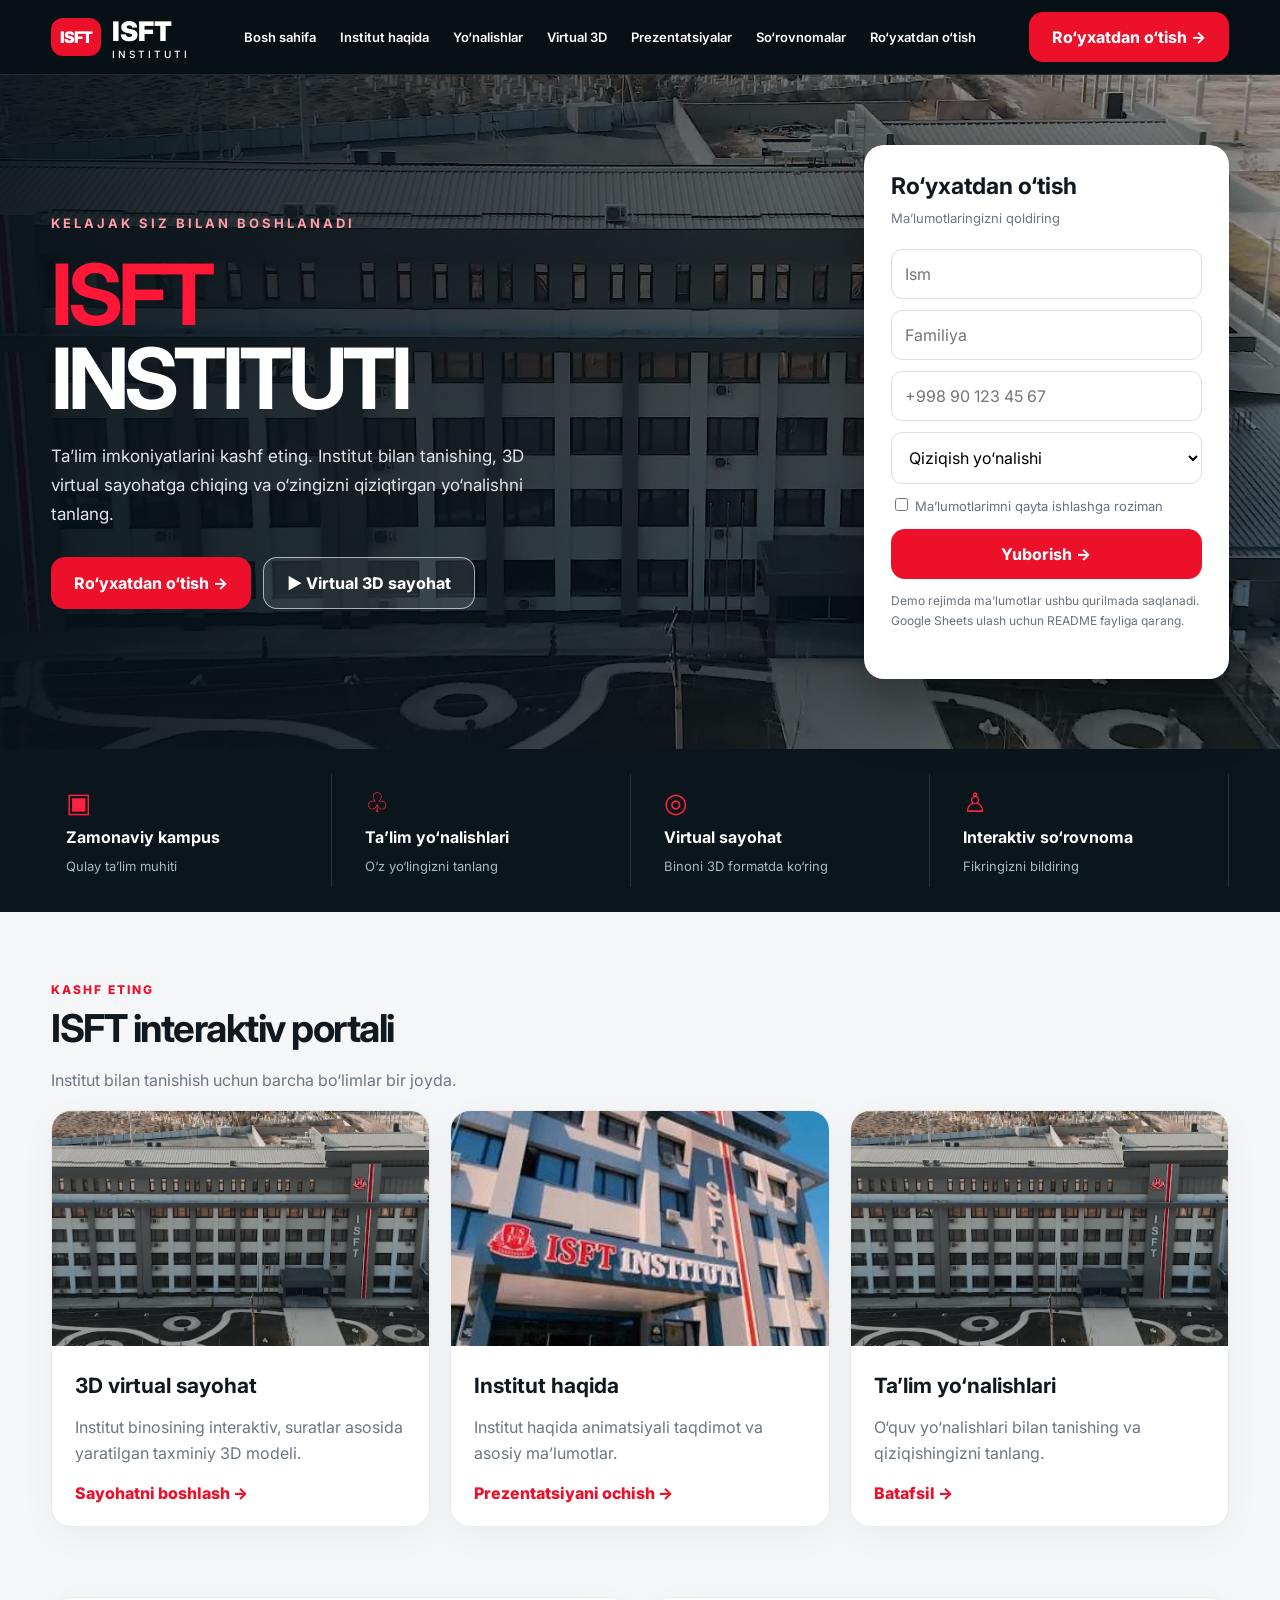
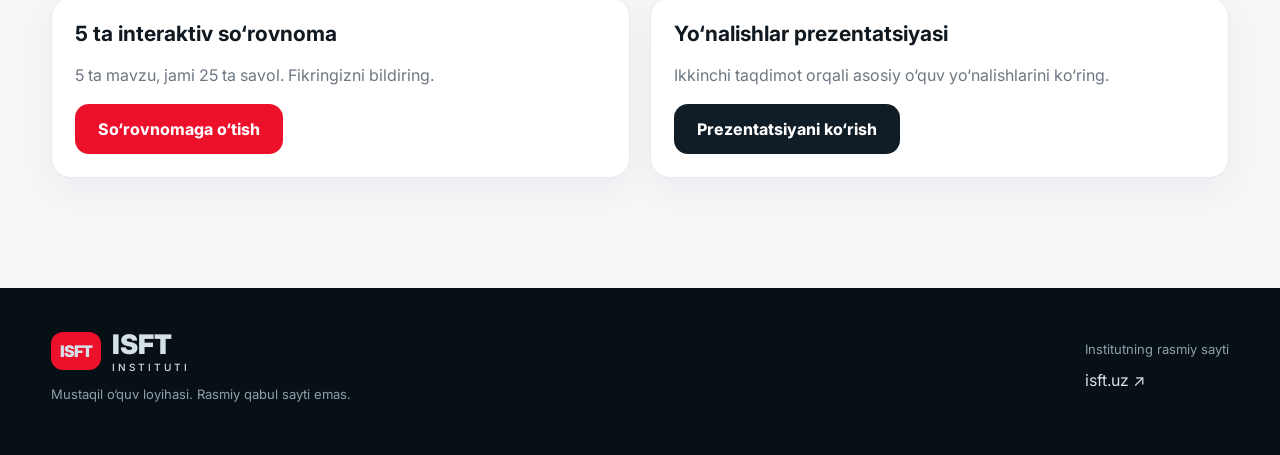
<file: index.html>
<!doctype html><html lang="uz"><head><meta charset="UTF-8"><meta name="viewport" content="width=device-width,initial-scale=1"><meta name="description" content="ISFT instituti uchun interaktiv o‘quv loyihasi"><title>Bosh sahifa | ISFT</title><link rel="stylesheet" href="style.css"></head><body><header class="header"><div class="container nav"><a class="logo" href="index.html"><span class="logo-mark">ISFT</span><span>ISFT<small>INSTITUTI</small></span></a><nav class="links" id="navlinks"><a href="index.html">Bosh sahifa</a><a href="about.html">Institut haqida</a><a href="directions.html">Yo‘nalishlar</a><a href="tour.html">Virtual 3D</a><a href="presentation.html">Prezentatsiyalar</a><a href="surveys.html">So‘rovnomalar</a><a href="index.html#registration">Ro‘yxatdan o‘tish</a></nav><a class="btn" href="index.html#registration">Ro‘yxatdan o‘tish →</a><button class="hamb" onclick="document.getElementById('navlinks').classList.toggle('open')" aria-label="Menyu">☰</button></div></header><section class="hero"><div class="container hero-grid"><div><div class="kicker">KELAJAK SIZ BILAN BOSHLANADI</div><h1><em>ISFT</em><br>INSTITUTI</h1><p>Ta’lim imkoniyatlarini kashf eting. Institut bilan tanishing, 3D virtual sayohatga chiqing va o‘zingizni qiziqtirgan yo‘nalishni tanlang.</p><div class="actions"><a class="btn" href="#registration">Ro‘yxatdan o‘tish →</a><a class="btn outline" href="tour.html">▶ Virtual 3D sayohat</a></div></div><div id="registration"><form id="registrationForm" class="formbox"><h2>Ro‘yxatdan o‘tish</h2><p>Ma’lumotlaringizni qoldiring</p><input class="field" name="firstName" placeholder="Ism" required minlength="2" maxlength="60"><input class="field" name="lastName" placeholder="Familiya" required minlength="2" maxlength="60"><input class="field" name="phone" type="tel" placeholder="+998 90 123 45 67" required pattern="\+?[0-9 ()-]{9,20}" title="Telefon raqamini to‘g‘ri kiriting"><select class="field" name="direction" required><option value="">Qiziqish yo‘nalishi</option><option>Iqtisodiyot</option><option>Moliya</option><option>Axborot texnologiyalari</option><option>Pedagogika</option><option>Boshqa yo‘nalish</option></select><label class="small"><input type="checkbox" name="consent" required> Ma’lumotlarimni qayta ishlashga roziman</label><button class="btn" style="margin-top:14px" type="submit">Yuborish →</button><p class="notice">Demo rejimda ma’lumotlar ushbu qurilmada saqlanadi. Google Sheets ulash uchun README fayliga qarang.</p><div id="registrationStatus" aria-live="polite"></div></form></div></div></section><section class="feature-strip"><div class="container features"><div class="feature"><i>▣</i><b>Zamonaviy kampus</b><span>Qulay ta’lim muhiti</span></div><div class="feature"><i>♧</i><b>Ta’lim yo‘nalishlari</b><span>O‘z yo‘lingizni tanlang</span></div><div class="feature"><i>◎</i><b>Virtual sayohat</b><span>Binoni 3D formatda ko‘ring</span></div><div class="feature"><i>♙</i><b>Interaktiv so‘rovnoma</b><span>Fikringizni bildiring</span></div></div></section><section class="section"><div class="container"><div class="eyebrow">Kashf eting</div><h2 class="section-title">ISFT interaktiv portali</h2><p class="subtitle">Institut bilan tanishish uchun barcha bo‘limlar bir joyda.</p><div class="grid3"><article class="card"><img src="assets/campus-front.jpg" alt="ISFT binosi"><div class="card-body"><h3>3D virtual sayohat</h3><p>Institut binosining interaktiv, suratlar asosida yaratilgan taxminiy 3D modeli.</p><a class="more" href="tour.html">Sayohatni boshlash →</a></div></article><article class="card"><img src="assets/campus-entrance.jpg" alt="ISFT kirish qismi"><div class="card-body"><h3>Institut haqida</h3><p>Institut haqida animatsiyali taqdimot va asosiy ma’lumotlar.</p><a class="more" href="presentation.html">Prezentatsiyani ochish →</a></div></article><article class="card"><img src="assets/campus-front.jpg" alt="ISFT tashqi ko‘rinishi"><div class="card-body"><h3>Ta’lim yo‘nalishlari</h3><p>O‘quv yo‘nalishlari bilan tanishing va qiziqishingizni tanlang.</p><a class="more" href="directions.html">Batafsil →</a></div></article></div></div></section><section class="section" style="padding-top:0"><div class="container grid2"><div class="card card-body"><h3>5 ta interaktiv so‘rovnoma</h3><p>5 ta mavzu, jami 25 ta savol. Fikringizni bildiring.</p><a class="btn" href="surveys.html">So‘rovnomaga o‘tish</a></div><div class="card card-body"><h3>Yo‘nalishlar prezentatsiyasi</h3><p>Ikkinchi taqdimot orqali asosiy o‘quv yo‘nalishlarini ko‘ring.</p><a class="btn dark" href="directions-presentation.html">Prezentatsiyani ko‘rish</a></div></div></section><footer class="footer"><div class="container footer-inner"><div><div class="logo"><span class="logo-mark">ISFT</span><span>ISFT<small>INSTITUTI</small></span></div><p>Mustaqil o‘quv loyihasi. Rasmiy qabul sayti emas.</p></div><div><p>Institutning rasmiy sayti</p><a href="https://isft.uz/uz" target="_blank" rel="noopener">isft.uz ↗</a></div></div></footer><script src="app.js"></script></body></html>
</file>
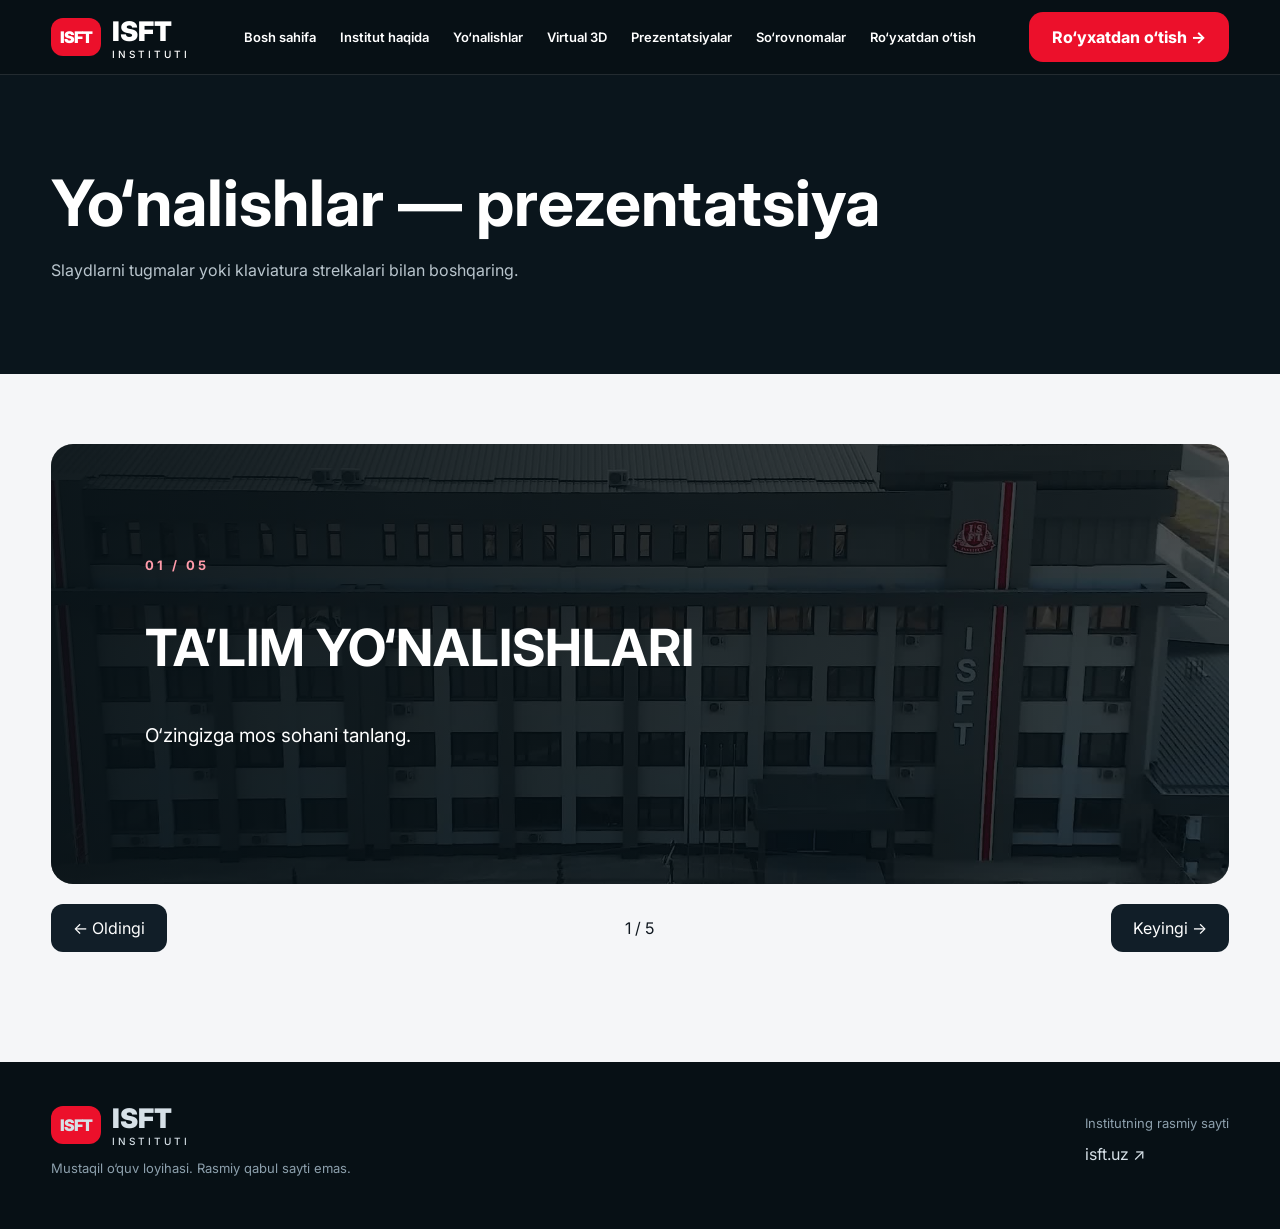
<file: directions-presentation.html>
<!doctype html><html lang="uz"><head><meta charset="UTF-8"><meta name="viewport" content="width=device-width,initial-scale=1"><meta name="description" content="ISFT instituti uchun interaktiv o‘quv loyihasi"><title>Yo‘nalishlar prezentatsiyasi | ISFT</title><link rel="stylesheet" href="style.css"></head><body><header class="header"><div class="container nav"><a class="logo" href="index.html"><span class="logo-mark">ISFT</span><span>ISFT<small>INSTITUTI</small></span></a><nav class="links" id="navlinks"><a href="index.html">Bosh sahifa</a><a href="about.html">Institut haqida</a><a href="directions.html">Yo‘nalishlar</a><a href="tour.html">Virtual 3D</a><a href="presentation.html">Prezentatsiyalar</a><a href="surveys.html">So‘rovnomalar</a><a href="index.html#registration">Ro‘yxatdan o‘tish</a></nav><a class="btn" href="index.html#registration">Ro‘yxatdan o‘tish →</a><button class="hamb" onclick="document.getElementById('navlinks').classList.toggle('open')" aria-label="Menyu">☰</button></div></header><section class="page-hero"><div class="container"><h1>Yo‘nalishlar — prezentatsiya</h1><p>Slaydlarni tugmalar yoki klaviatura strelkalari bilan boshqaring.</p></div></section><section class="section"><div class="container"><div class="slides" id="slides"><div class="slide show"><div><div class="kicker">01 / 05</div><h2>TA’LIM YO‘NALISHLARI</h2><p>O‘zingizga mos sohani tanlang.</p></div></div><div class="slide "><div><div class="kicker">02 / 05</div><h2>Iqtisodiyot va moliya</h2><p>Iqtisodiy fikrlash va moliyaviy boshqaruv asoslari.</p></div></div><div class="slide "><div><div class="kicker">03 / 05</div><h2>Axborot texnologiyalari</h2><p>Dasturlash va zamonaviy raqamli yechimlar.</p></div></div><div class="slide "><div><div class="kicker">04 / 05</div><h2>Pedagogika</h2><p>Ta’lim va metodika yo‘nalishidagi bilimlar.</p></div></div><div class="slide "><div><div class="kicker">05 / 05</div><h2>Qiziqish bildiring</h2><p>Yo‘nalish tanlab, kontaktlaringizni qoldiring.</p></div></div></div><div class="slide-controls"><button onclick="moveSlide(-1)">← Oldingi</button><span id="slideNumber">1 / 5</span><button onclick="moveSlide(1)">Keyingi →</button></div></div></section><footer class="footer"><div class="container footer-inner"><div><div class="logo"><span class="logo-mark">ISFT</span><span>ISFT<small>INSTITUTI</small></span></div><p>Mustaqil o‘quv loyihasi. Rasmiy qabul sayti emas.</p></div><div><p>Institutning rasmiy sayti</p><a href="https://isft.uz/uz" target="_blank" rel="noopener">isft.uz ↗</a></div></div></footer><script src="app.js"></script></body></html>
</file>
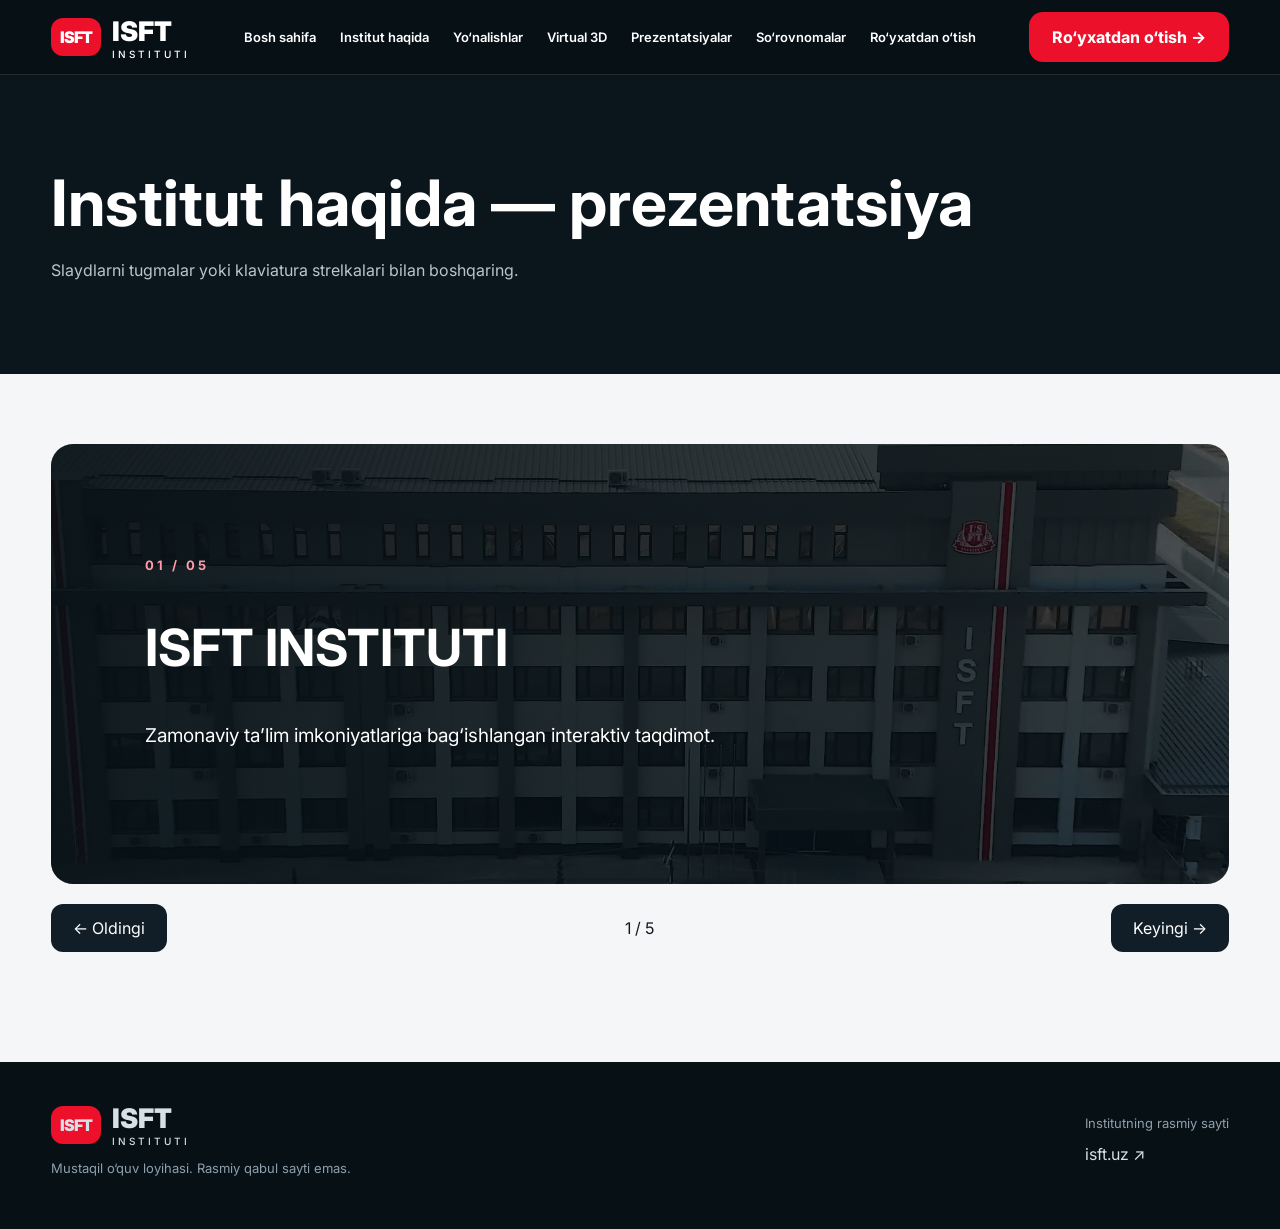
<file: presentation.html>
<!doctype html><html lang="uz"><head><meta charset="UTF-8"><meta name="viewport" content="width=device-width,initial-scale=1"><meta name="description" content="ISFT instituti uchun interaktiv o‘quv loyihasi"><title>Institut prezentatsiyasi | ISFT</title><link rel="stylesheet" href="style.css"></head><body><header class="header"><div class="container nav"><a class="logo" href="index.html"><span class="logo-mark">ISFT</span><span>ISFT<small>INSTITUTI</small></span></a><nav class="links" id="navlinks"><a href="index.html">Bosh sahifa</a><a href="about.html">Institut haqida</a><a href="directions.html">Yo‘nalishlar</a><a href="tour.html">Virtual 3D</a><a href="presentation.html">Prezentatsiyalar</a><a href="surveys.html">So‘rovnomalar</a><a href="index.html#registration">Ro‘yxatdan o‘tish</a></nav><a class="btn" href="index.html#registration">Ro‘yxatdan o‘tish →</a><button class="hamb" onclick="document.getElementById('navlinks').classList.toggle('open')" aria-label="Menyu">☰</button></div></header><section class="page-hero"><div class="container"><h1>Institut haqida — prezentatsiya</h1><p>Slaydlarni tugmalar yoki klaviatura strelkalari bilan boshqaring.</p></div></section><section class="section"><div class="container"><div class="slides" id="slides"><div class="slide show"><div><div class="kicker">01 / 05</div><h2>ISFT INSTITUTI</h2><p>Zamonaviy ta’lim imkoniyatlariga bag‘ishlangan interaktiv taqdimot.</p></div></div><div class="slide "><div><div class="kicker">02 / 05</div><h2>Kampus bilan tanishing</h2><p>Ta’lim muhiti va institut binosining tashqi ko‘rinishi.</p></div></div><div class="slide "><div><div class="kicker">03 / 05</div><h2>Ta’lim jarayoni</h2><p>Nazariya va amaliyotni uyg‘unlashtirishga yo‘naltirilgan o‘quv tajribasi.</p></div></div><div class="slide "><div><div class="kicker">04 / 05</div><h2>Talabalik hayoti</h2><p>O‘qish, izlanish va hamkorlik uchun yangi imkoniyatlar.</p></div></div><div class="slide "><div><div class="kicker">05 / 05</div><h2>Sizning kelajagingiz</h2><p>Yo‘nalishlarni o‘rganing va ro‘yxatdan o‘tish formasini to‘ldiring.</p></div></div></div><div class="slide-controls"><button onclick="moveSlide(-1)">← Oldingi</button><span id="slideNumber">1 / 5</span><button onclick="moveSlide(1)">Keyingi →</button></div></div></section><footer class="footer"><div class="container footer-inner"><div><div class="logo"><span class="logo-mark">ISFT</span><span>ISFT<small>INSTITUTI</small></span></div><p>Mustaqil o‘quv loyihasi. Rasmiy qabul sayti emas.</p></div><div><p>Institutning rasmiy sayti</p><a href="https://isft.uz/uz" target="_blank" rel="noopener">isft.uz ↗</a></div></div></footer><script src="app.js"></script></body></html>
</file>
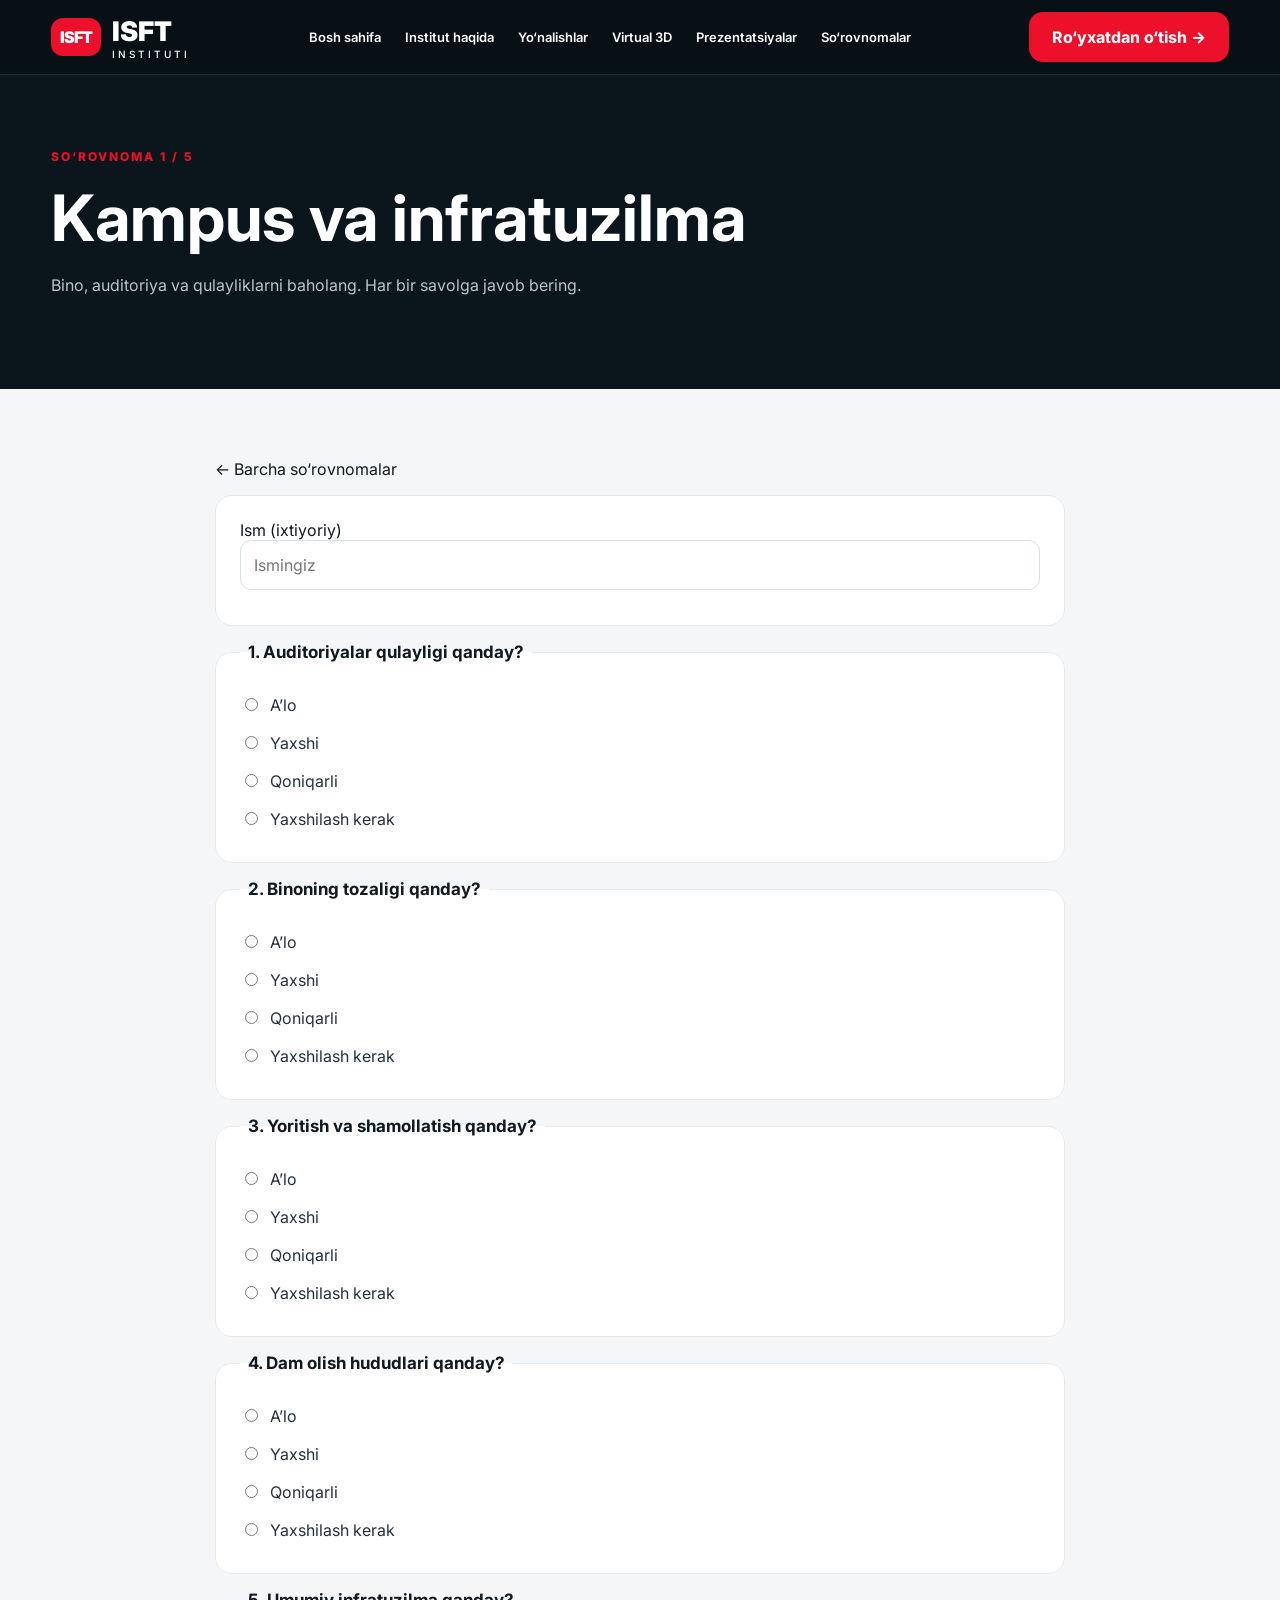
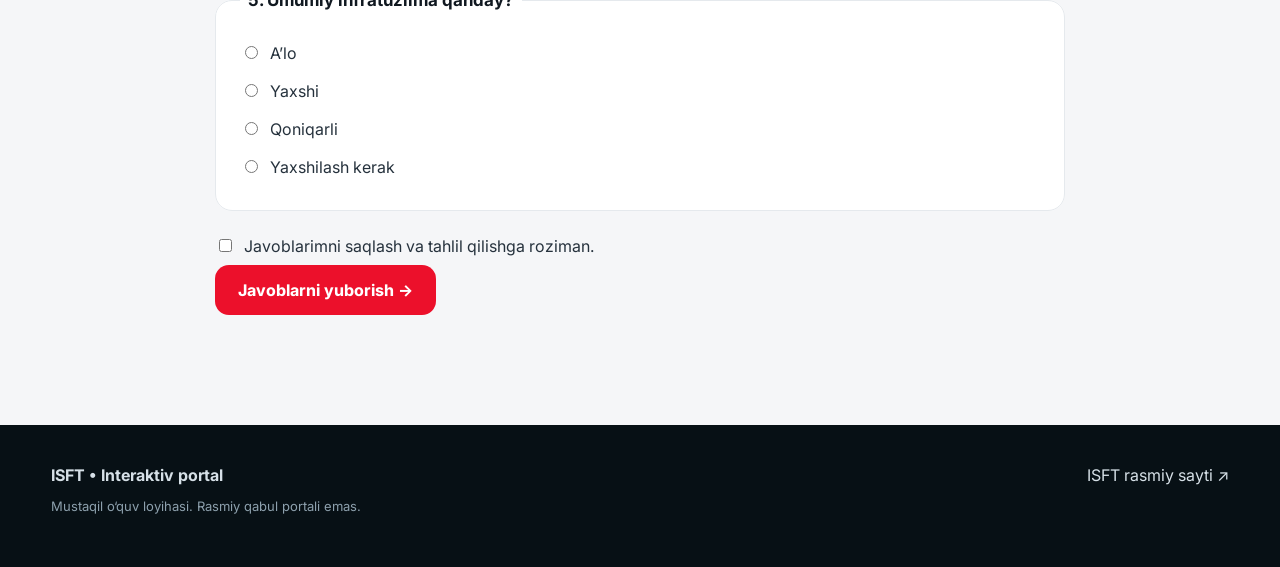
<file: survey-1.html>
<!doctype html><html lang="uz"><head><meta charset="utf-8"><meta name="viewport" content="width=device-width,initial-scale=1"><title>Kampus va infratuzilma | ISFT</title><link rel="stylesheet" href="style.css"></head><body><header class="header"><div class="container nav"><a class="logo" href="index.html"><span class="logo-mark">ISFT</span><span>ISFT<small>INSTITUTI</small></span></a><nav class="links" id="navlinks"><a href="index.html">Bosh sahifa</a><a href="about.html">Institut haqida</a><a href="directions.html">Yo‘nalishlar</a><a href="tour.html">Virtual 3D</a><a href="presentation.html">Prezentatsiyalar</a><a href="surveys.html">So‘rovnomalar</a></nav><a class="btn" href="index.html#registration">Ro‘yxatdan o‘tish →</a><button class="hamb" onclick="document.getElementById('navlinks').classList.toggle('open')" aria-label="Menyu">☰</button></div></header><section class="page-hero"><div class="container"><div class="eyebrow">So‘rovnoma 1 / 5</div><h1>Kampus va infratuzilma</h1><p>Bino, auditoriya va qulayliklarni baholang. Har bir savolga javob bering.</p></div></section><main class="section"><div class="container survey"><a class="more" href="surveys.html">← Barcha so‘rovnomalar</a><form id="surveyForm" data-survey-id="1" data-survey-title="Kampus va infratuzilma"><div class="question"><label for="respondent">Ism (ixtiyoriy)</label><input class="field" id="respondent" name="respondent" maxlength="80" placeholder="Ismingiz"></div><fieldset class="question"><legend><b>1. Auditoriyalar qulayligi qanday?</b></legend><label class="choice"><input type="radio" name="q1" value="A’lo" required> A’lo</label><label class="choice"><input type="radio" name="q1" value="Yaxshi" required> Yaxshi</label><label class="choice"><input type="radio" name="q1" value="Qoniqarli" required> Qoniqarli</label><label class="choice"><input type="radio" name="q1" value="Yaxshilash kerak" required> Yaxshilash kerak</label></fieldset><fieldset class="question"><legend><b>2. Binoning tozaligi qanday?</b></legend><label class="choice"><input type="radio" name="q2" value="A’lo" required> A’lo</label><label class="choice"><input type="radio" name="q2" value="Yaxshi" required> Yaxshi</label><label class="choice"><input type="radio" name="q2" value="Qoniqarli" required> Qoniqarli</label><label class="choice"><input type="radio" name="q2" value="Yaxshilash kerak" required> Yaxshilash kerak</label></fieldset><fieldset class="question"><legend><b>3. Yoritish va shamollatish qanday?</b></legend><label class="choice"><input type="radio" name="q3" value="A’lo" required> A’lo</label><label class="choice"><input type="radio" name="q3" value="Yaxshi" required> Yaxshi</label><label class="choice"><input type="radio" name="q3" value="Qoniqarli" required> Qoniqarli</label><label class="choice"><input type="radio" name="q3" value="Yaxshilash kerak" required> Yaxshilash kerak</label></fieldset><fieldset class="question"><legend><b>4. Dam olish hududlari qanday?</b></legend><label class="choice"><input type="radio" name="q4" value="A’lo" required> A’lo</label><label class="choice"><input type="radio" name="q4" value="Yaxshi" required> Yaxshi</label><label class="choice"><input type="radio" name="q4" value="Qoniqarli" required> Qoniqarli</label><label class="choice"><input type="radio" name="q4" value="Yaxshilash kerak" required> Yaxshilash kerak</label></fieldset><fieldset class="question"><legend><b>5. Umumiy infratuzilma qanday?</b></legend><label class="choice"><input type="radio" name="q5" value="A’lo" required> A’lo</label><label class="choice"><input type="radio" name="q5" value="Yaxshi" required> Yaxshi</label><label class="choice"><input type="radio" name="q5" value="Qoniqarli" required> Qoniqarli</label><label class="choice"><input type="radio" name="q5" value="Yaxshilash kerak" required> Yaxshilash kerak</label></fieldset><label class="choice"><input type="checkbox" name="consent" required> Javoblarimni saqlash va tahlil qilishga roziman.</label><button class="btn" type="submit">Javoblarni yuborish →</button><div id="surveyStatus" role="status" aria-live="polite"></div></form></div></main><footer class="footer"><div class="container footer-inner"><div><strong>ISFT • Interaktiv portal</strong><p>Mustaqil o‘quv loyihasi. Rasmiy qabul portali emas.</p></div><div><a href="https://isft.uz/uz" target="_blank" rel="noopener">ISFT rasmiy sayti ↗</a></div></div></footer><script src="app.js"></script></body></html>
</file>
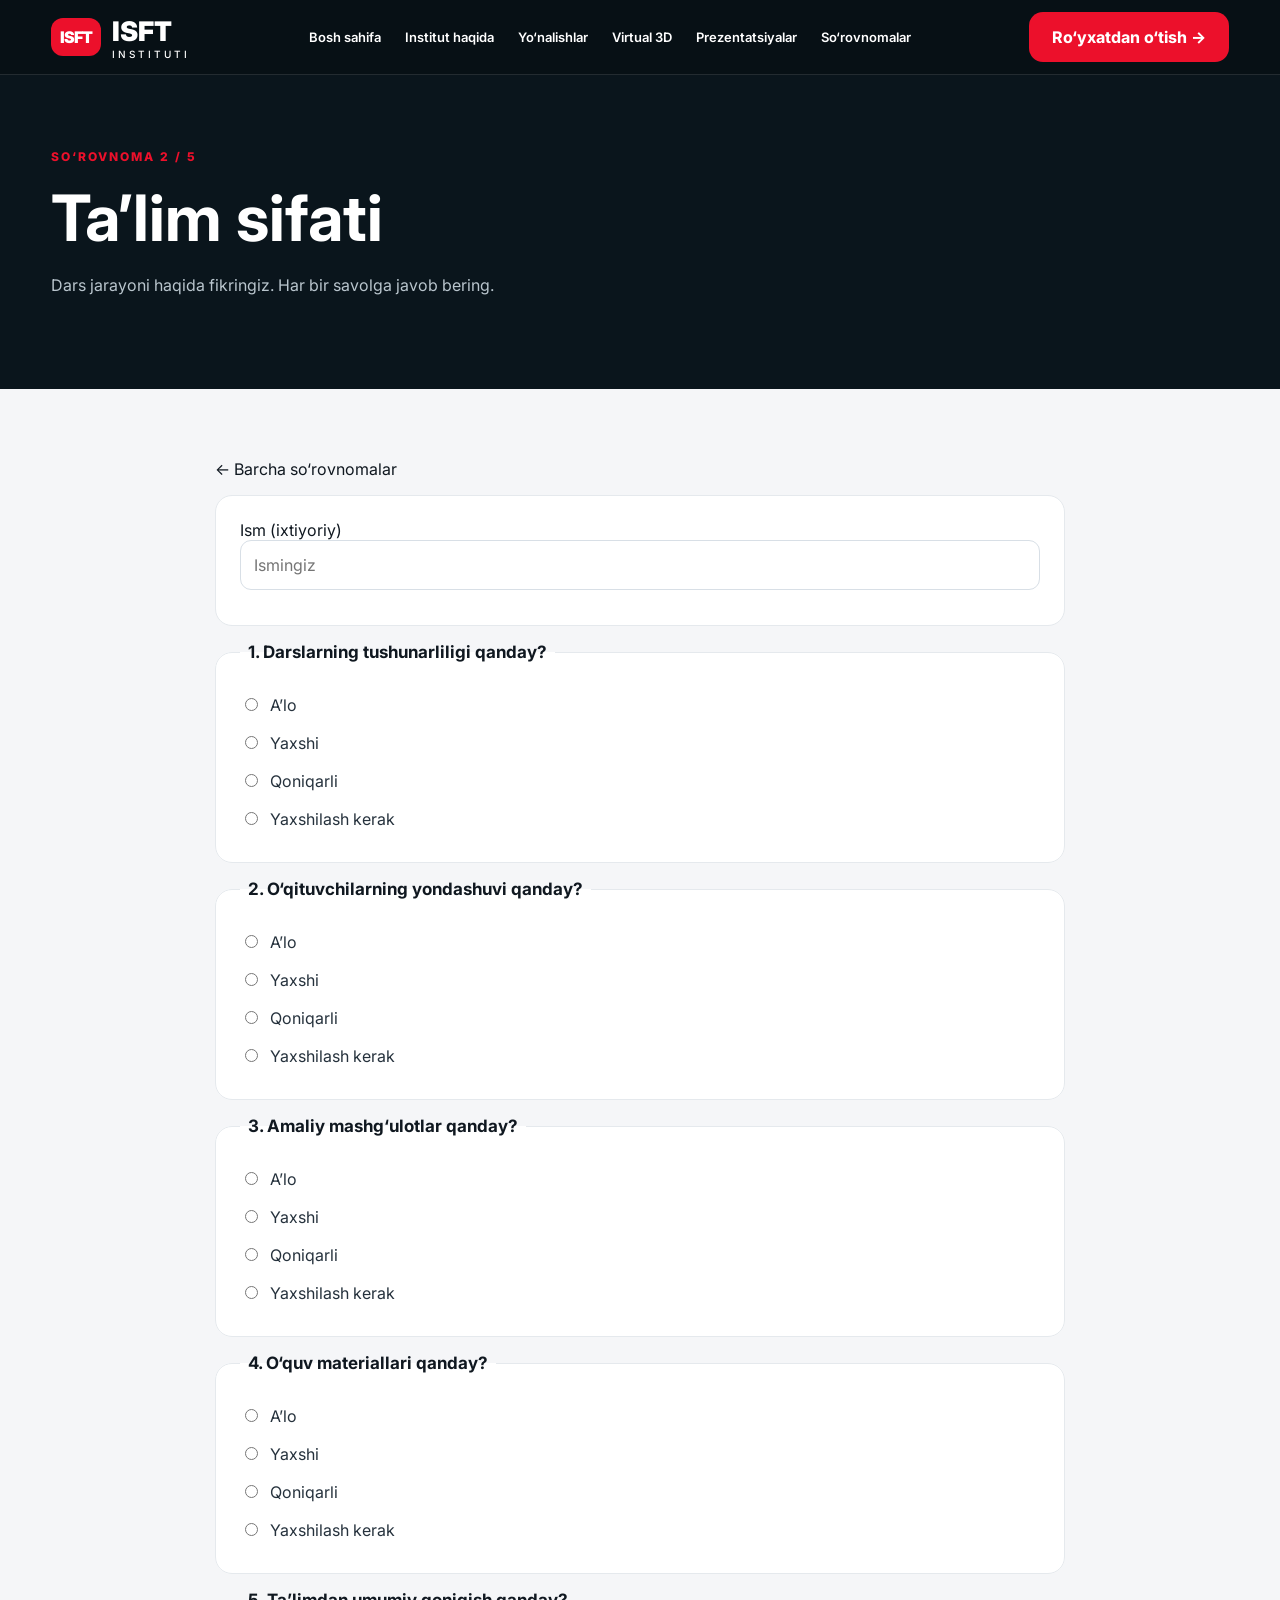
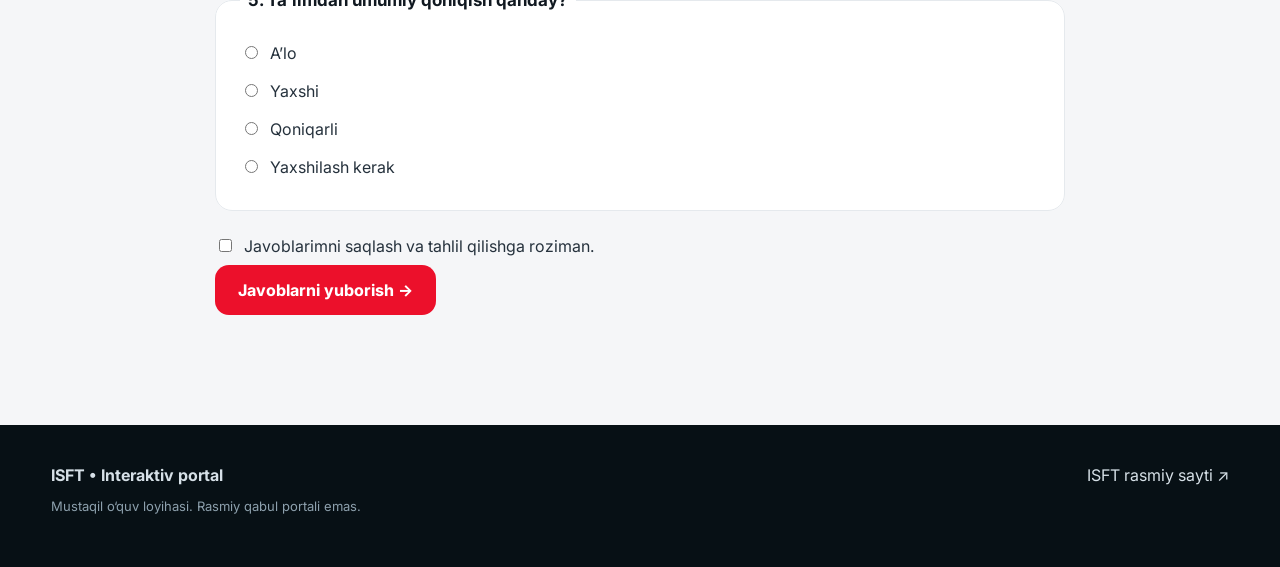
<file: survey-2.html>
<!doctype html><html lang="uz"><head><meta charset="utf-8"><meta name="viewport" content="width=device-width,initial-scale=1"><title>Ta’lim sifati | ISFT</title><link rel="stylesheet" href="style.css"></head><body><header class="header"><div class="container nav"><a class="logo" href="index.html"><span class="logo-mark">ISFT</span><span>ISFT<small>INSTITUTI</small></span></a><nav class="links" id="navlinks"><a href="index.html">Bosh sahifa</a><a href="about.html">Institut haqida</a><a href="directions.html">Yo‘nalishlar</a><a href="tour.html">Virtual 3D</a><a href="presentation.html">Prezentatsiyalar</a><a href="surveys.html">So‘rovnomalar</a></nav><a class="btn" href="index.html#registration">Ro‘yxatdan o‘tish →</a><button class="hamb" onclick="document.getElementById('navlinks').classList.toggle('open')" aria-label="Menyu">☰</button></div></header><section class="page-hero"><div class="container"><div class="eyebrow">So‘rovnoma 2 / 5</div><h1>Ta’lim sifati</h1><p>Dars jarayoni haqida fikringiz. Har bir savolga javob bering.</p></div></section><main class="section"><div class="container survey"><a class="more" href="surveys.html">← Barcha so‘rovnomalar</a><form id="surveyForm" data-survey-id="2" data-survey-title="Ta’lim sifati"><div class="question"><label for="respondent">Ism (ixtiyoriy)</label><input class="field" id="respondent" name="respondent" maxlength="80" placeholder="Ismingiz"></div><fieldset class="question"><legend><b>1. Darslarning tushunarliligi qanday?</b></legend><label class="choice"><input type="radio" name="q1" value="A’lo" required> A’lo</label><label class="choice"><input type="radio" name="q1" value="Yaxshi" required> Yaxshi</label><label class="choice"><input type="radio" name="q1" value="Qoniqarli" required> Qoniqarli</label><label class="choice"><input type="radio" name="q1" value="Yaxshilash kerak" required> Yaxshilash kerak</label></fieldset><fieldset class="question"><legend><b>2. O‘qituvchilarning yondashuvi qanday?</b></legend><label class="choice"><input type="radio" name="q2" value="A’lo" required> A’lo</label><label class="choice"><input type="radio" name="q2" value="Yaxshi" required> Yaxshi</label><label class="choice"><input type="radio" name="q2" value="Qoniqarli" required> Qoniqarli</label><label class="choice"><input type="radio" name="q2" value="Yaxshilash kerak" required> Yaxshilash kerak</label></fieldset><fieldset class="question"><legend><b>3. Amaliy mashg‘ulotlar qanday?</b></legend><label class="choice"><input type="radio" name="q3" value="A’lo" required> A’lo</label><label class="choice"><input type="radio" name="q3" value="Yaxshi" required> Yaxshi</label><label class="choice"><input type="radio" name="q3" value="Qoniqarli" required> Qoniqarli</label><label class="choice"><input type="radio" name="q3" value="Yaxshilash kerak" required> Yaxshilash kerak</label></fieldset><fieldset class="question"><legend><b>4. O‘quv materiallari qanday?</b></legend><label class="choice"><input type="radio" name="q4" value="A’lo" required> A’lo</label><label class="choice"><input type="radio" name="q4" value="Yaxshi" required> Yaxshi</label><label class="choice"><input type="radio" name="q4" value="Qoniqarli" required> Qoniqarli</label><label class="choice"><input type="radio" name="q4" value="Yaxshilash kerak" required> Yaxshilash kerak</label></fieldset><fieldset class="question"><legend><b>5. Ta’limdan umumiy qoniqish qanday?</b></legend><label class="choice"><input type="radio" name="q5" value="A’lo" required> A’lo</label><label class="choice"><input type="radio" name="q5" value="Yaxshi" required> Yaxshi</label><label class="choice"><input type="radio" name="q5" value="Qoniqarli" required> Qoniqarli</label><label class="choice"><input type="radio" name="q5" value="Yaxshilash kerak" required> Yaxshilash kerak</label></fieldset><label class="choice"><input type="checkbox" name="consent" required> Javoblarimni saqlash va tahlil qilishga roziman.</label><button class="btn" type="submit">Javoblarni yuborish →</button><div id="surveyStatus" role="status" aria-live="polite"></div></form></div></main><footer class="footer"><div class="container footer-inner"><div><strong>ISFT • Interaktiv portal</strong><p>Mustaqil o‘quv loyihasi. Rasmiy qabul portali emas.</p></div><div><a href="https://isft.uz/uz" target="_blank" rel="noopener">ISFT rasmiy sayti ↗</a></div></div></footer><script src="app.js"></script></body></html>
</file>
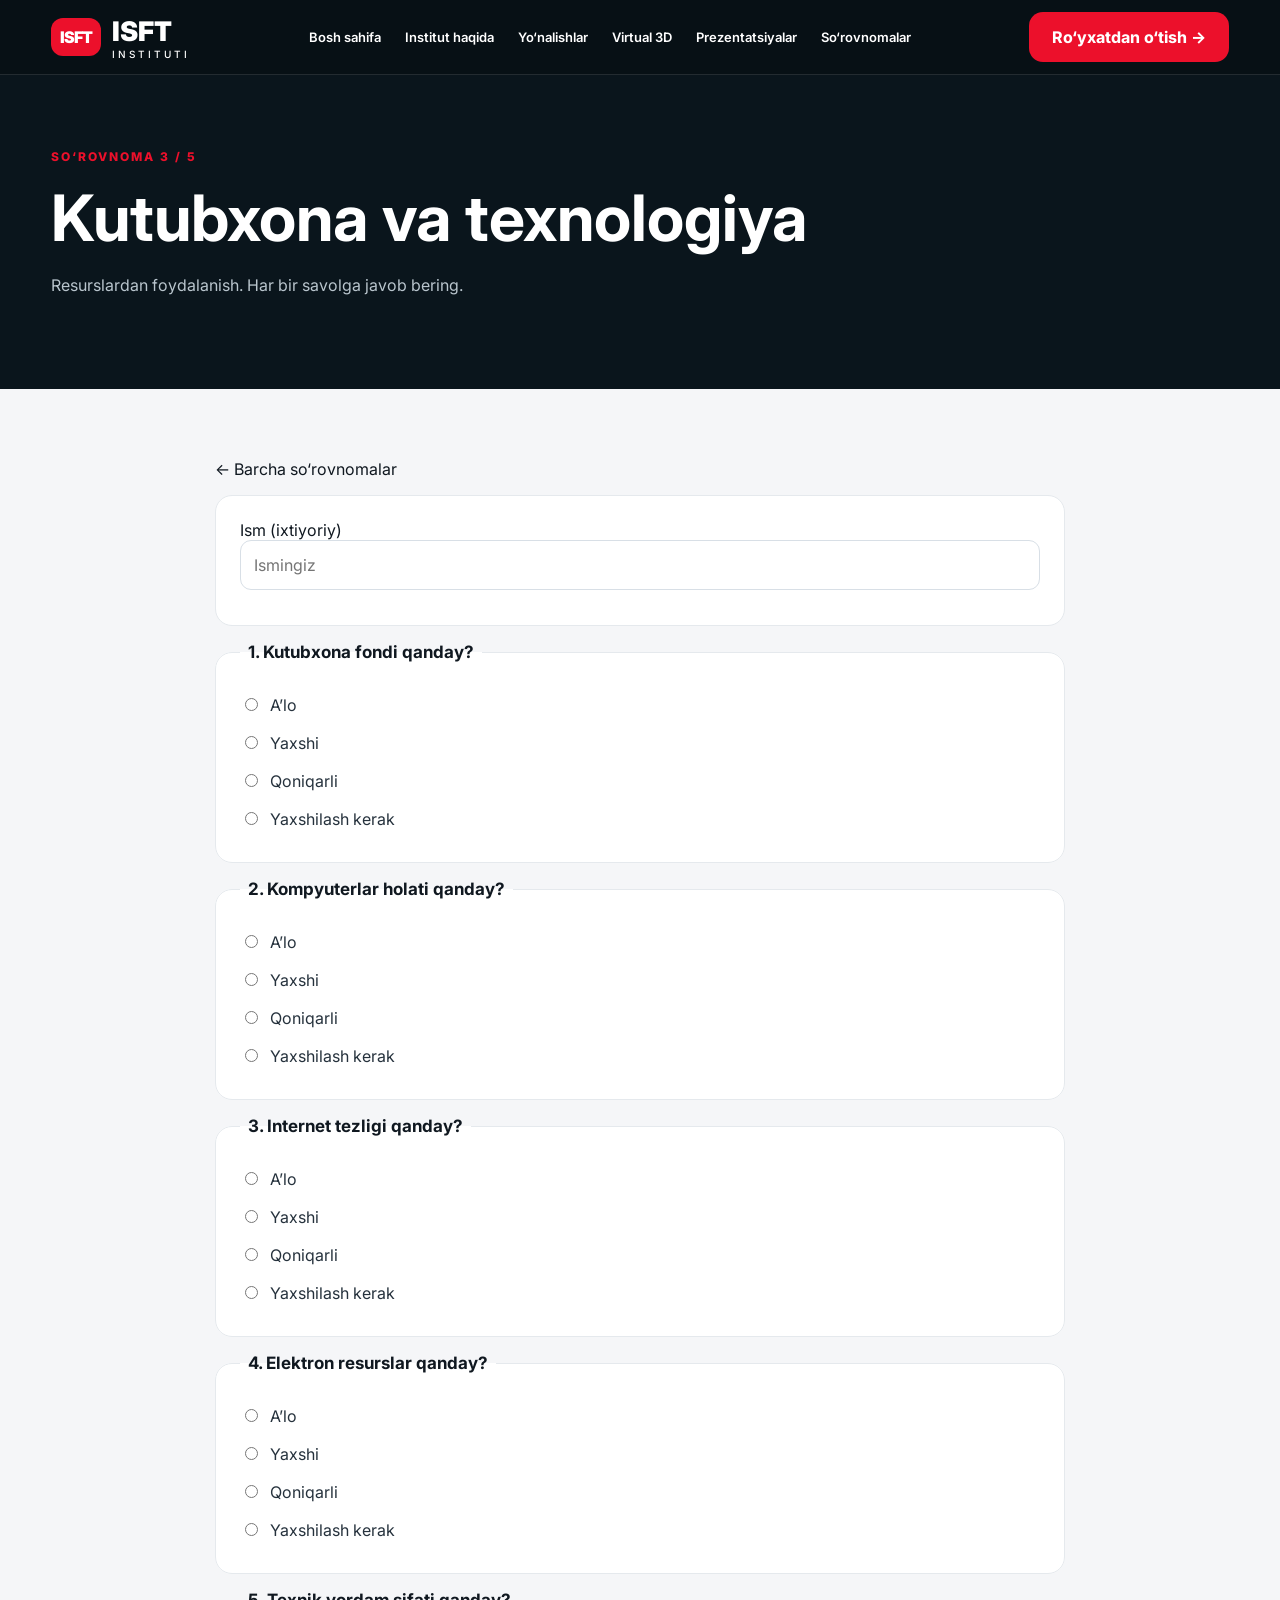
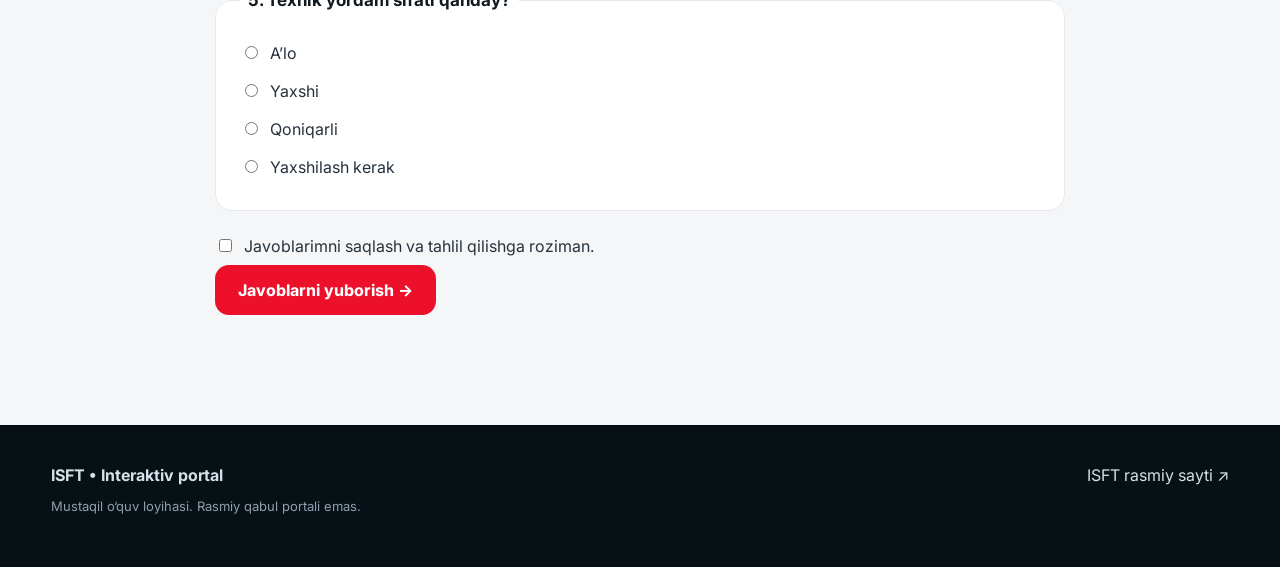
<file: survey-3.html>
<!doctype html><html lang="uz"><head><meta charset="utf-8"><meta name="viewport" content="width=device-width,initial-scale=1"><title>Kutubxona va texnologiya | ISFT</title><link rel="stylesheet" href="style.css"></head><body><header class="header"><div class="container nav"><a class="logo" href="index.html"><span class="logo-mark">ISFT</span><span>ISFT<small>INSTITUTI</small></span></a><nav class="links" id="navlinks"><a href="index.html">Bosh sahifa</a><a href="about.html">Institut haqida</a><a href="directions.html">Yo‘nalishlar</a><a href="tour.html">Virtual 3D</a><a href="presentation.html">Prezentatsiyalar</a><a href="surveys.html">So‘rovnomalar</a></nav><a class="btn" href="index.html#registration">Ro‘yxatdan o‘tish →</a><button class="hamb" onclick="document.getElementById('navlinks').classList.toggle('open')" aria-label="Menyu">☰</button></div></header><section class="page-hero"><div class="container"><div class="eyebrow">So‘rovnoma 3 / 5</div><h1>Kutubxona va texnologiya</h1><p>Resurslardan foydalanish. Har bir savolga javob bering.</p></div></section><main class="section"><div class="container survey"><a class="more" href="surveys.html">← Barcha so‘rovnomalar</a><form id="surveyForm" data-survey-id="3" data-survey-title="Kutubxona va texnologiya"><div class="question"><label for="respondent">Ism (ixtiyoriy)</label><input class="field" id="respondent" name="respondent" maxlength="80" placeholder="Ismingiz"></div><fieldset class="question"><legend><b>1. Kutubxona fondi qanday?</b></legend><label class="choice"><input type="radio" name="q1" value="A’lo" required> A’lo</label><label class="choice"><input type="radio" name="q1" value="Yaxshi" required> Yaxshi</label><label class="choice"><input type="radio" name="q1" value="Qoniqarli" required> Qoniqarli</label><label class="choice"><input type="radio" name="q1" value="Yaxshilash kerak" required> Yaxshilash kerak</label></fieldset><fieldset class="question"><legend><b>2. Kompyuterlar holati qanday?</b></legend><label class="choice"><input type="radio" name="q2" value="A’lo" required> A’lo</label><label class="choice"><input type="radio" name="q2" value="Yaxshi" required> Yaxshi</label><label class="choice"><input type="radio" name="q2" value="Qoniqarli" required> Qoniqarli</label><label class="choice"><input type="radio" name="q2" value="Yaxshilash kerak" required> Yaxshilash kerak</label></fieldset><fieldset class="question"><legend><b>3. Internet tezligi qanday?</b></legend><label class="choice"><input type="radio" name="q3" value="A’lo" required> A’lo</label><label class="choice"><input type="radio" name="q3" value="Yaxshi" required> Yaxshi</label><label class="choice"><input type="radio" name="q3" value="Qoniqarli" required> Qoniqarli</label><label class="choice"><input type="radio" name="q3" value="Yaxshilash kerak" required> Yaxshilash kerak</label></fieldset><fieldset class="question"><legend><b>4. Elektron resurslar qanday?</b></legend><label class="choice"><input type="radio" name="q4" value="A’lo" required> A’lo</label><label class="choice"><input type="radio" name="q4" value="Yaxshi" required> Yaxshi</label><label class="choice"><input type="radio" name="q4" value="Qoniqarli" required> Qoniqarli</label><label class="choice"><input type="radio" name="q4" value="Yaxshilash kerak" required> Yaxshilash kerak</label></fieldset><fieldset class="question"><legend><b>5. Texnik yordam sifati qanday?</b></legend><label class="choice"><input type="radio" name="q5" value="A’lo" required> A’lo</label><label class="choice"><input type="radio" name="q5" value="Yaxshi" required> Yaxshi</label><label class="choice"><input type="radio" name="q5" value="Qoniqarli" required> Qoniqarli</label><label class="choice"><input type="radio" name="q5" value="Yaxshilash kerak" required> Yaxshilash kerak</label></fieldset><label class="choice"><input type="checkbox" name="consent" required> Javoblarimni saqlash va tahlil qilishga roziman.</label><button class="btn" type="submit">Javoblarni yuborish →</button><div id="surveyStatus" role="status" aria-live="polite"></div></form></div></main><footer class="footer"><div class="container footer-inner"><div><strong>ISFT • Interaktiv portal</strong><p>Mustaqil o‘quv loyihasi. Rasmiy qabul portali emas.</p></div><div><a href="https://isft.uz/uz" target="_blank" rel="noopener">ISFT rasmiy sayti ↗</a></div></div></footer><script src="app.js"></script></body></html>
</file>
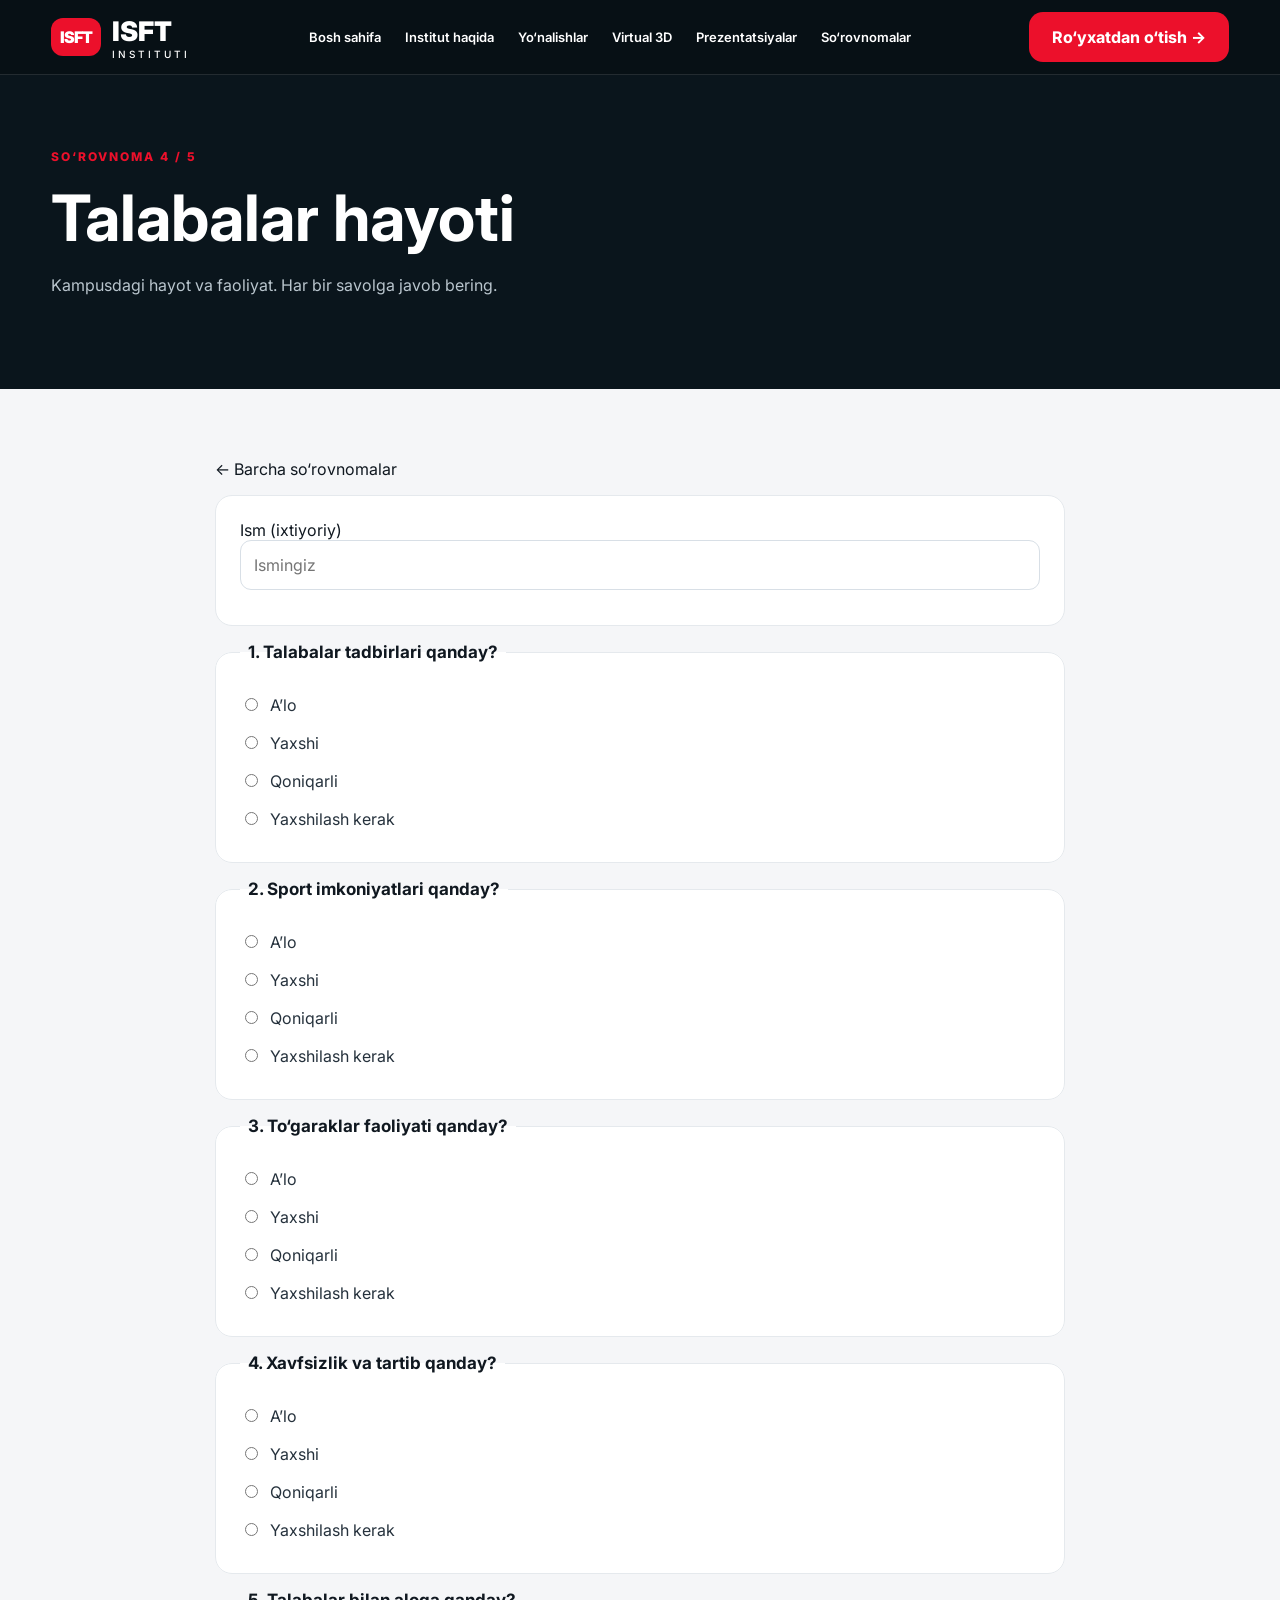
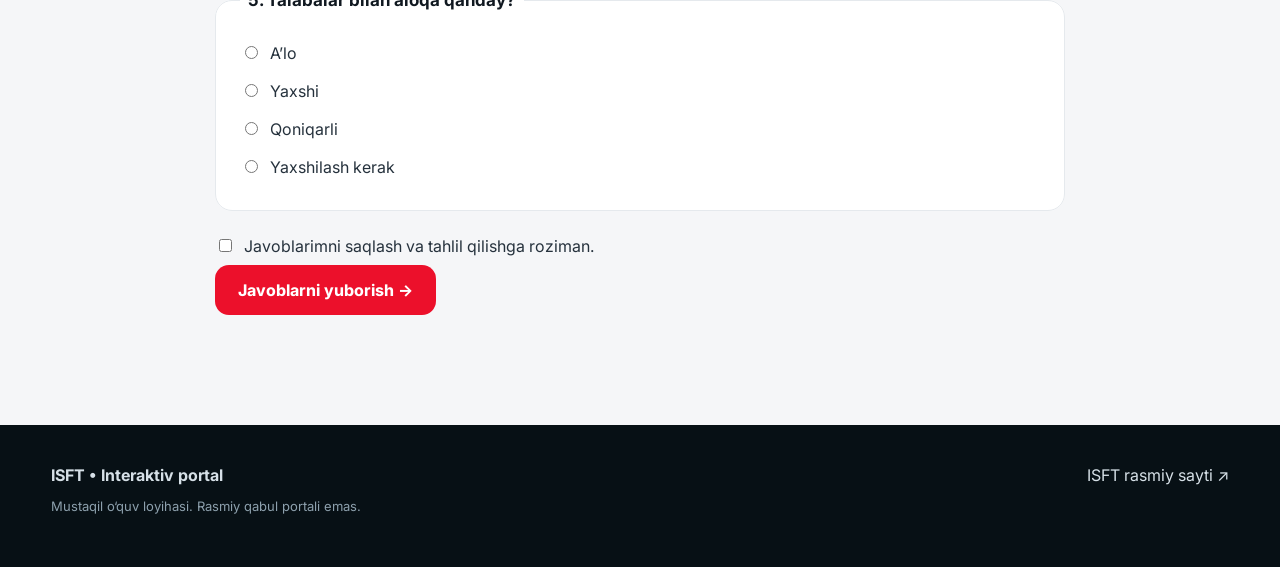
<file: survey-4.html>
<!doctype html><html lang="uz"><head><meta charset="utf-8"><meta name="viewport" content="width=device-width,initial-scale=1"><title>Talabalar hayoti | ISFT</title><link rel="stylesheet" href="style.css"></head><body><header class="header"><div class="container nav"><a class="logo" href="index.html"><span class="logo-mark">ISFT</span><span>ISFT<small>INSTITUTI</small></span></a><nav class="links" id="navlinks"><a href="index.html">Bosh sahifa</a><a href="about.html">Institut haqida</a><a href="directions.html">Yo‘nalishlar</a><a href="tour.html">Virtual 3D</a><a href="presentation.html">Prezentatsiyalar</a><a href="surveys.html">So‘rovnomalar</a></nav><a class="btn" href="index.html#registration">Ro‘yxatdan o‘tish →</a><button class="hamb" onclick="document.getElementById('navlinks').classList.toggle('open')" aria-label="Menyu">☰</button></div></header><section class="page-hero"><div class="container"><div class="eyebrow">So‘rovnoma 4 / 5</div><h1>Talabalar hayoti</h1><p>Kampusdagi hayot va faoliyat. Har bir savolga javob bering.</p></div></section><main class="section"><div class="container survey"><a class="more" href="surveys.html">← Barcha so‘rovnomalar</a><form id="surveyForm" data-survey-id="4" data-survey-title="Talabalar hayoti"><div class="question"><label for="respondent">Ism (ixtiyoriy)</label><input class="field" id="respondent" name="respondent" maxlength="80" placeholder="Ismingiz"></div><fieldset class="question"><legend><b>1. Talabalar tadbirlari qanday?</b></legend><label class="choice"><input type="radio" name="q1" value="A’lo" required> A’lo</label><label class="choice"><input type="radio" name="q1" value="Yaxshi" required> Yaxshi</label><label class="choice"><input type="radio" name="q1" value="Qoniqarli" required> Qoniqarli</label><label class="choice"><input type="radio" name="q1" value="Yaxshilash kerak" required> Yaxshilash kerak</label></fieldset><fieldset class="question"><legend><b>2. Sport imkoniyatlari qanday?</b></legend><label class="choice"><input type="radio" name="q2" value="A’lo" required> A’lo</label><label class="choice"><input type="radio" name="q2" value="Yaxshi" required> Yaxshi</label><label class="choice"><input type="radio" name="q2" value="Qoniqarli" required> Qoniqarli</label><label class="choice"><input type="radio" name="q2" value="Yaxshilash kerak" required> Yaxshilash kerak</label></fieldset><fieldset class="question"><legend><b>3. To‘garaklar faoliyati qanday?</b></legend><label class="choice"><input type="radio" name="q3" value="A’lo" required> A’lo</label><label class="choice"><input type="radio" name="q3" value="Yaxshi" required> Yaxshi</label><label class="choice"><input type="radio" name="q3" value="Qoniqarli" required> Qoniqarli</label><label class="choice"><input type="radio" name="q3" value="Yaxshilash kerak" required> Yaxshilash kerak</label></fieldset><fieldset class="question"><legend><b>4. Xavfsizlik va tartib qanday?</b></legend><label class="choice"><input type="radio" name="q4" value="A’lo" required> A’lo</label><label class="choice"><input type="radio" name="q4" value="Yaxshi" required> Yaxshi</label><label class="choice"><input type="radio" name="q4" value="Qoniqarli" required> Qoniqarli</label><label class="choice"><input type="radio" name="q4" value="Yaxshilash kerak" required> Yaxshilash kerak</label></fieldset><fieldset class="question"><legend><b>5. Talabalar bilan aloqa qanday?</b></legend><label class="choice"><input type="radio" name="q5" value="A’lo" required> A’lo</label><label class="choice"><input type="radio" name="q5" value="Yaxshi" required> Yaxshi</label><label class="choice"><input type="radio" name="q5" value="Qoniqarli" required> Qoniqarli</label><label class="choice"><input type="radio" name="q5" value="Yaxshilash kerak" required> Yaxshilash kerak</label></fieldset><label class="choice"><input type="checkbox" name="consent" required> Javoblarimni saqlash va tahlil qilishga roziman.</label><button class="btn" type="submit">Javoblarni yuborish →</button><div id="surveyStatus" role="status" aria-live="polite"></div></form></div></main><footer class="footer"><div class="container footer-inner"><div><strong>ISFT • Interaktiv portal</strong><p>Mustaqil o‘quv loyihasi. Rasmiy qabul portali emas.</p></div><div><a href="https://isft.uz/uz" target="_blank" rel="noopener">ISFT rasmiy sayti ↗</a></div></div></footer><script src="app.js"></script></body></html>
</file>
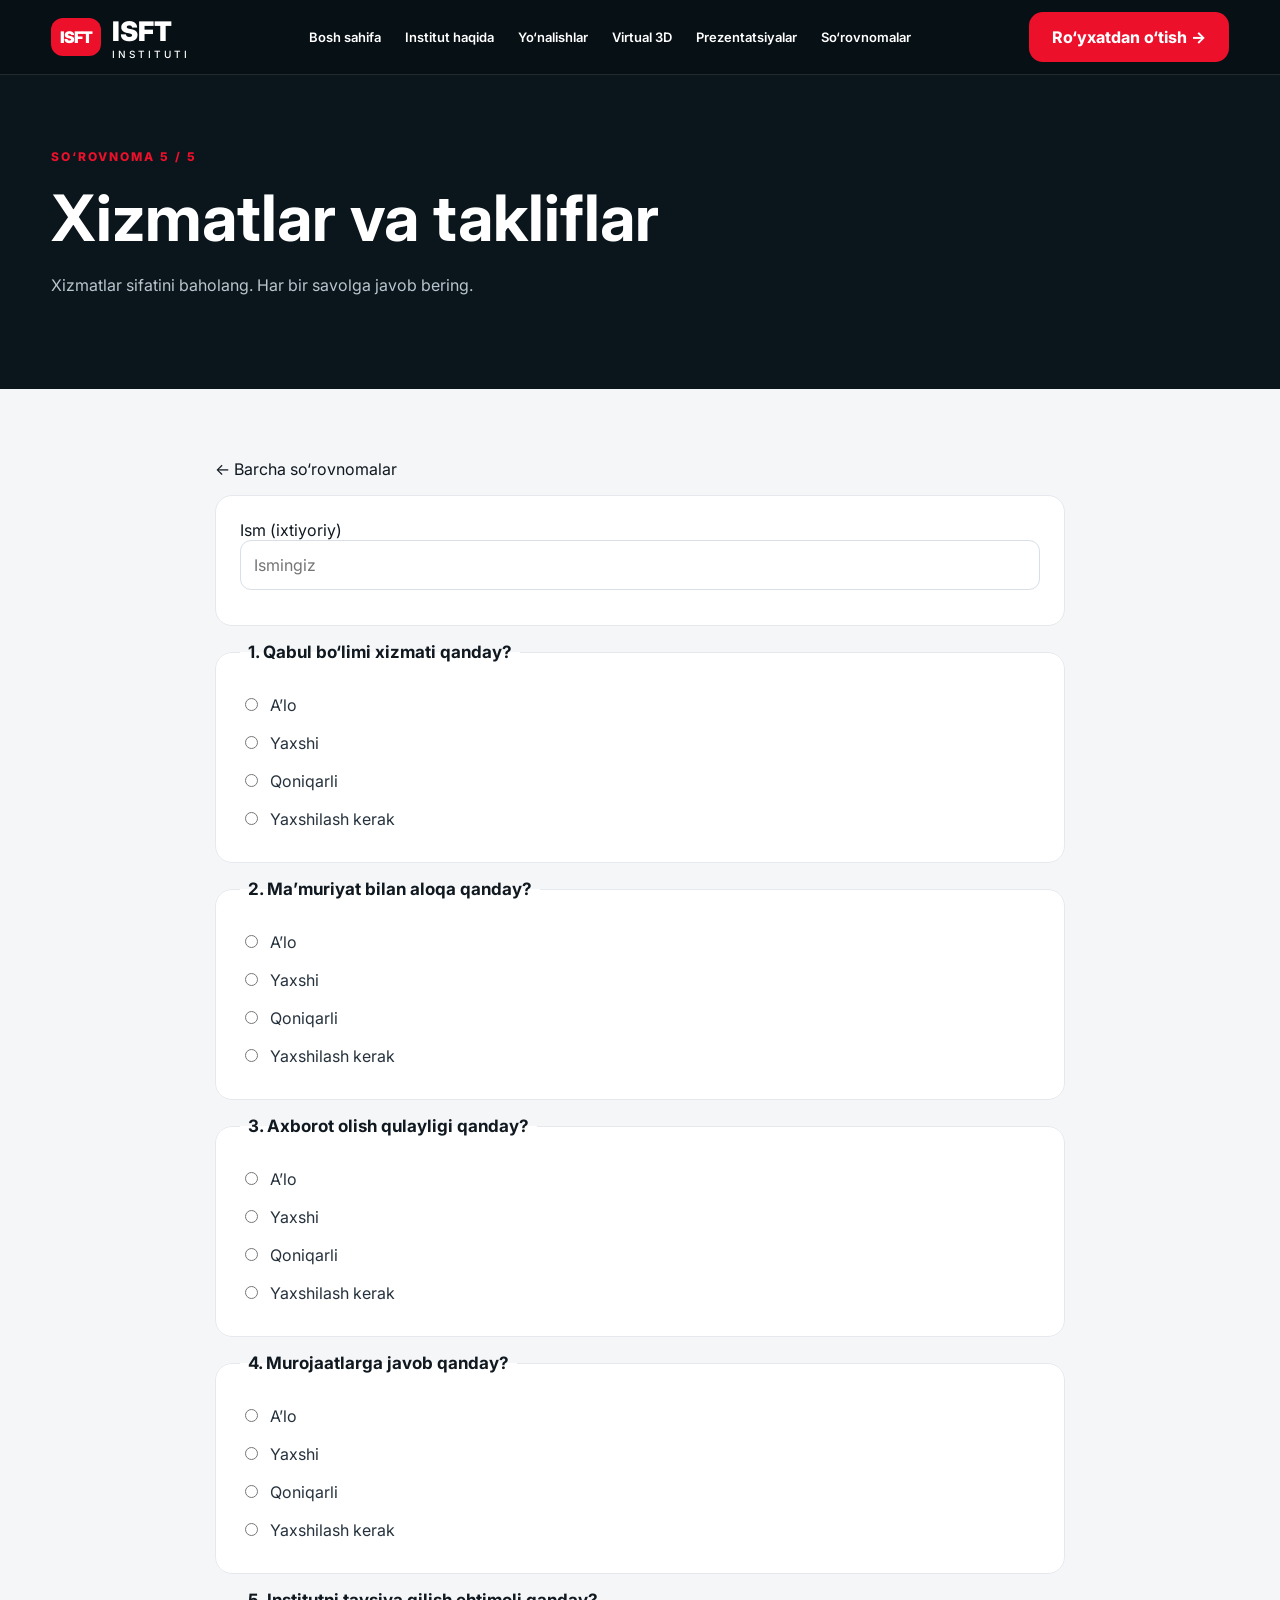
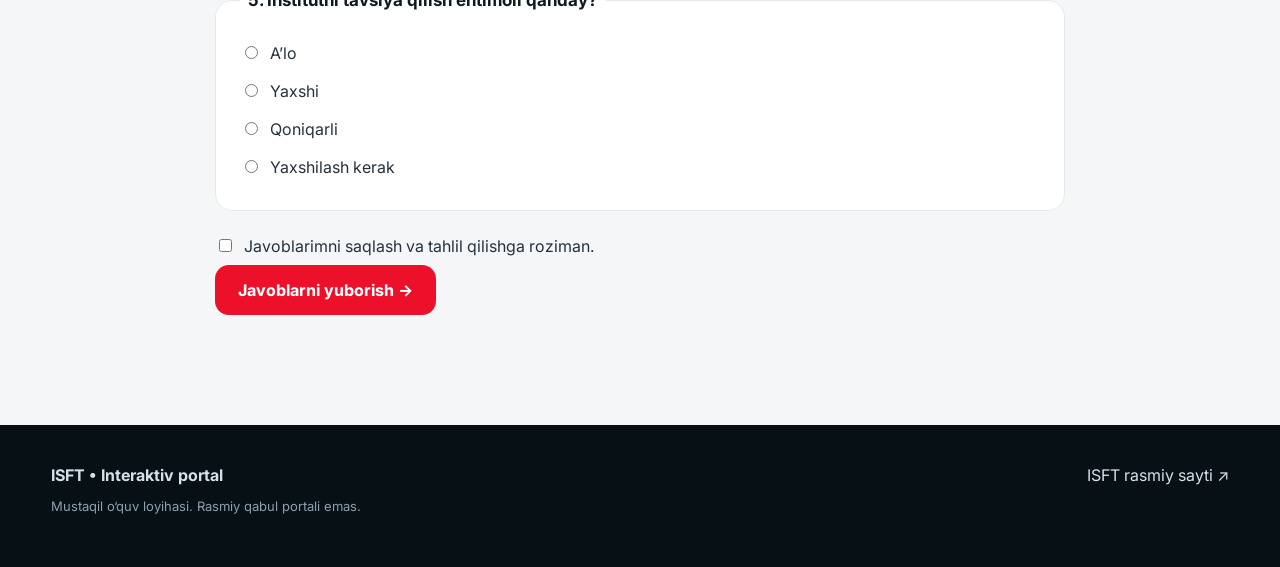
<file: survey-5.html>
<!doctype html><html lang="uz"><head><meta charset="utf-8"><meta name="viewport" content="width=device-width,initial-scale=1"><title>Xizmatlar va takliflar | ISFT</title><link rel="stylesheet" href="style.css"></head><body><header class="header"><div class="container nav"><a class="logo" href="index.html"><span class="logo-mark">ISFT</span><span>ISFT<small>INSTITUTI</small></span></a><nav class="links" id="navlinks"><a href="index.html">Bosh sahifa</a><a href="about.html">Institut haqida</a><a href="directions.html">Yo‘nalishlar</a><a href="tour.html">Virtual 3D</a><a href="presentation.html">Prezentatsiyalar</a><a href="surveys.html">So‘rovnomalar</a></nav><a class="btn" href="index.html#registration">Ro‘yxatdan o‘tish →</a><button class="hamb" onclick="document.getElementById('navlinks').classList.toggle('open')" aria-label="Menyu">☰</button></div></header><section class="page-hero"><div class="container"><div class="eyebrow">So‘rovnoma 5 / 5</div><h1>Xizmatlar va takliflar</h1><p>Xizmatlar sifatini baholang. Har bir savolga javob bering.</p></div></section><main class="section"><div class="container survey"><a class="more" href="surveys.html">← Barcha so‘rovnomalar</a><form id="surveyForm" data-survey-id="5" data-survey-title="Xizmatlar va takliflar"><div class="question"><label for="respondent">Ism (ixtiyoriy)</label><input class="field" id="respondent" name="respondent" maxlength="80" placeholder="Ismingiz"></div><fieldset class="question"><legend><b>1. Qabul bo‘limi xizmati qanday?</b></legend><label class="choice"><input type="radio" name="q1" value="A’lo" required> A’lo</label><label class="choice"><input type="radio" name="q1" value="Yaxshi" required> Yaxshi</label><label class="choice"><input type="radio" name="q1" value="Qoniqarli" required> Qoniqarli</label><label class="choice"><input type="radio" name="q1" value="Yaxshilash kerak" required> Yaxshilash kerak</label></fieldset><fieldset class="question"><legend><b>2. Ma’muriyat bilan aloqa qanday?</b></legend><label class="choice"><input type="radio" name="q2" value="A’lo" required> A’lo</label><label class="choice"><input type="radio" name="q2" value="Yaxshi" required> Yaxshi</label><label class="choice"><input type="radio" name="q2" value="Qoniqarli" required> Qoniqarli</label><label class="choice"><input type="radio" name="q2" value="Yaxshilash kerak" required> Yaxshilash kerak</label></fieldset><fieldset class="question"><legend><b>3. Axborot olish qulayligi qanday?</b></legend><label class="choice"><input type="radio" name="q3" value="A’lo" required> A’lo</label><label class="choice"><input type="radio" name="q3" value="Yaxshi" required> Yaxshi</label><label class="choice"><input type="radio" name="q3" value="Qoniqarli" required> Qoniqarli</label><label class="choice"><input type="radio" name="q3" value="Yaxshilash kerak" required> Yaxshilash kerak</label></fieldset><fieldset class="question"><legend><b>4. Murojaatlarga javob qanday?</b></legend><label class="choice"><input type="radio" name="q4" value="A’lo" required> A’lo</label><label class="choice"><input type="radio" name="q4" value="Yaxshi" required> Yaxshi</label><label class="choice"><input type="radio" name="q4" value="Qoniqarli" required> Qoniqarli</label><label class="choice"><input type="radio" name="q4" value="Yaxshilash kerak" required> Yaxshilash kerak</label></fieldset><fieldset class="question"><legend><b>5. Institutni tavsiya qilish ehtimoli qanday?</b></legend><label class="choice"><input type="radio" name="q5" value="A’lo" required> A’lo</label><label class="choice"><input type="radio" name="q5" value="Yaxshi" required> Yaxshi</label><label class="choice"><input type="radio" name="q5" value="Qoniqarli" required> Qoniqarli</label><label class="choice"><input type="radio" name="q5" value="Yaxshilash kerak" required> Yaxshilash kerak</label></fieldset><label class="choice"><input type="checkbox" name="consent" required> Javoblarimni saqlash va tahlil qilishga roziman.</label><button class="btn" type="submit">Javoblarni yuborish →</button><div id="surveyStatus" role="status" aria-live="polite"></div></form></div></main><footer class="footer"><div class="container footer-inner"><div><strong>ISFT • Interaktiv portal</strong><p>Mustaqil o‘quv loyihasi. Rasmiy qabul portali emas.</p></div><div><a href="https://isft.uz/uz" target="_blank" rel="noopener">ISFT rasmiy sayti ↗</a></div></div></footer><script src="app.js"></script></body></html>
</file>
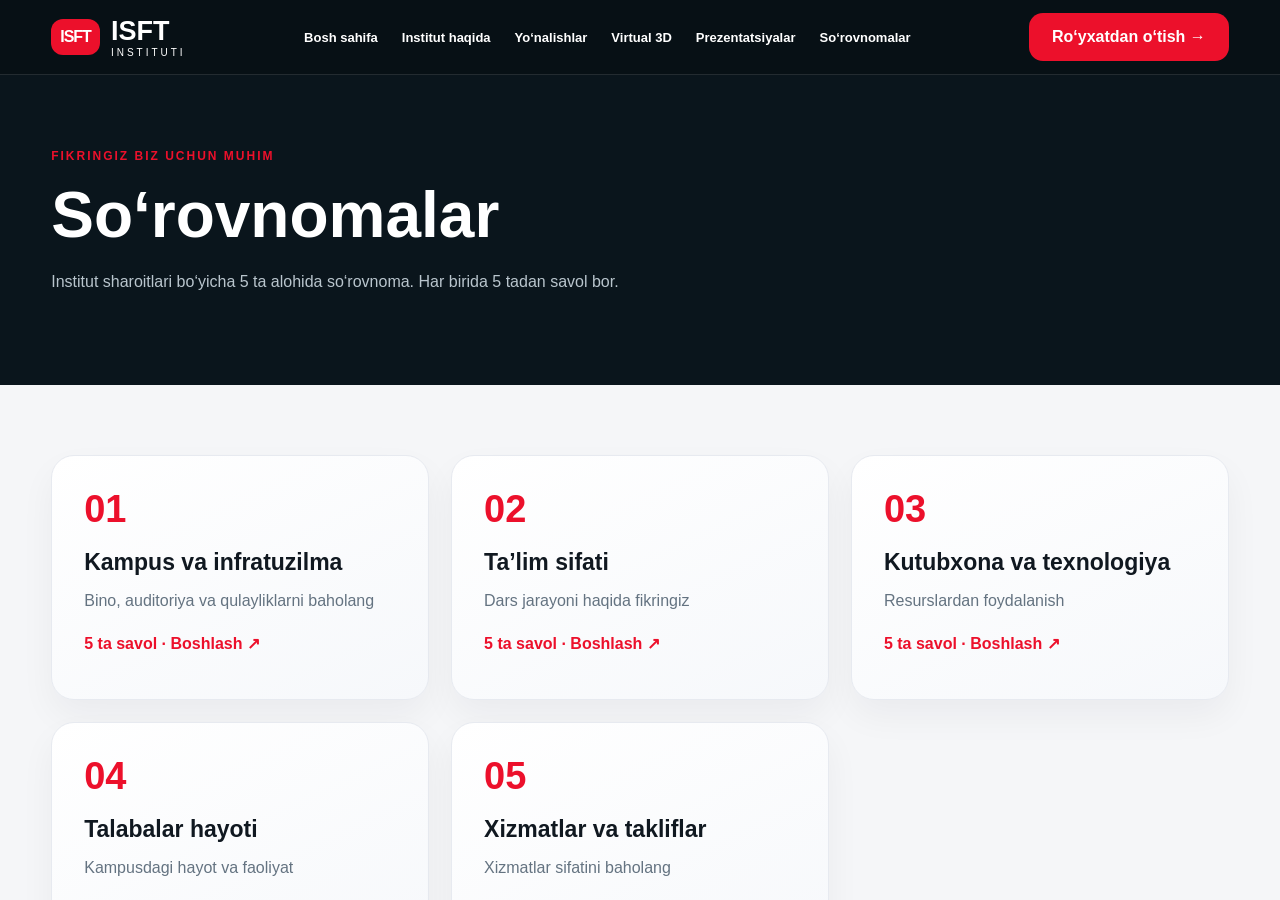
<file: survey.html>
<!doctype html><html lang="uz"><head><meta charset="utf-8"><meta http-equiv="refresh" content="0;url=surveys.html"><title>So‘rovnomalar</title></head><body><a href="surveys.html">So‘rovnomalar</a></body></html>
</file>
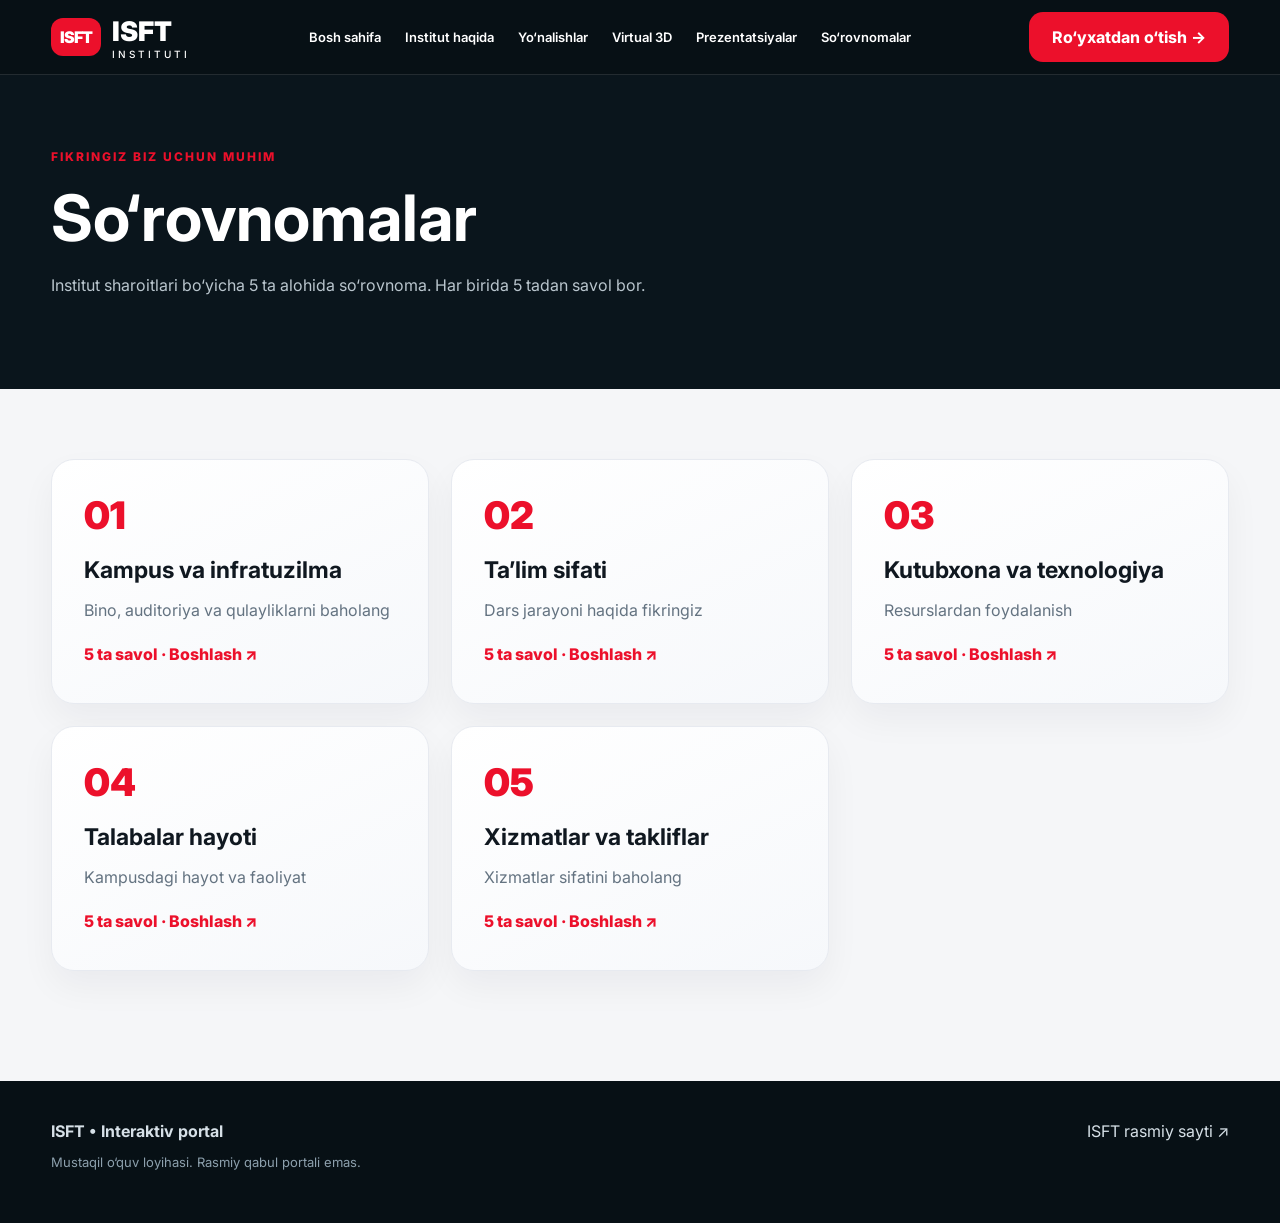
<file: surveys.html>
<!doctype html><html lang="uz"><head><meta charset="utf-8"><meta name="viewport" content="width=device-width,initial-scale=1"><title>5 ta so‘rovnoma | ISFT</title><link rel="stylesheet" href="style.css"></head><body><header class="header"><div class="container nav"><a class="logo" href="index.html"><span class="logo-mark">ISFT</span><span>ISFT<small>INSTITUTI</small></span></a><nav class="links" id="navlinks"><a href="index.html">Bosh sahifa</a><a href="about.html">Institut haqida</a><a href="directions.html">Yo‘nalishlar</a><a href="tour.html">Virtual 3D</a><a href="presentation.html">Prezentatsiyalar</a><a href="surveys.html">So‘rovnomalar</a></nav><a class="btn" href="index.html#registration">Ro‘yxatdan o‘tish →</a><button class="hamb" onclick="document.getElementById('navlinks').classList.toggle('open')" aria-label="Menyu">☰</button></div></header><section class="page-hero"><div class="container"><div class="eyebrow">Fikringiz biz uchun muhim</div><h1>So‘rovnomalar</h1><p>Institut sharoitlari bo‘yicha 5 ta alohida so‘rovnoma. Har birida 5 tadan savol bor.</p></div></section><main class="section"><div class="container survey-grid"><a class="survey-card" href="survey-1.html"><span class="survey-number">01</span><h2>Kampus va infratuzilma</h2><p>Bino, auditoriya va qulayliklarni baholang</p><span class="survey-go">5 ta savol · Boshlash ↗</span></a><a class="survey-card" href="survey-2.html"><span class="survey-number">02</span><h2>Ta’lim sifati</h2><p>Dars jarayoni haqida fikringiz</p><span class="survey-go">5 ta savol · Boshlash ↗</span></a><a class="survey-card" href="survey-3.html"><span class="survey-number">03</span><h2>Kutubxona va texnologiya</h2><p>Resurslardan foydalanish</p><span class="survey-go">5 ta savol · Boshlash ↗</span></a><a class="survey-card" href="survey-4.html"><span class="survey-number">04</span><h2>Talabalar hayoti</h2><p>Kampusdagi hayot va faoliyat</p><span class="survey-go">5 ta savol · Boshlash ↗</span></a><a class="survey-card" href="survey-5.html"><span class="survey-number">05</span><h2>Xizmatlar va takliflar</h2><p>Xizmatlar sifatini baholang</p><span class="survey-go">5 ta savol · Boshlash ↗</span></a></div></main><footer class="footer"><div class="container footer-inner"><div><strong>ISFT • Interaktiv portal</strong><p>Mustaqil o‘quv loyihasi. Rasmiy qabul portali emas.</p></div><div><a href="https://isft.uz/uz" target="_blank" rel="noopener">ISFT rasmiy sayti ↗</a></div></div></footer><script src="app.js"></script></body></html>
</file>
<file: style.css>
@import url('https://fonts.googleapis.com/css2?family=Inter:wght@400;500;600;700;800;900&display=swap');
:root{--red:#ec102b;--dark:#071015;--muted:#6c7782;--line:#e6e9ed}*{box-sizing:border-box}html{scroll-behavior:smooth}body{margin:0;font-family:Inter,Arial,sans-serif;background:#f5f6f8;color:#101820}a{text-decoration:none;color:inherit}button,input,select,textarea{font:inherit}button{cursor:pointer}.container{width:min(1400px,92%);margin:auto}.header{position:sticky;top:0;z-index:50;background:#071015;color:white;border-bottom:1px solid #ffffff1d}.nav{display:flex;align-items:center;justify-content:space-between;min-height:74px;gap:20px}.logo{display:flex;align-items:center;gap:11px;font-weight:900;font-size:27px}.logo-mark{background:var(--red);padding:9px;border-radius:12px;font-size:16px;letter-spacing:-1px}.logo small{display:block;font-size:10px;letter-spacing:3px;font-weight:500}.links{display:flex;gap:24px;align-items:center;font-size:13px;font-weight:600}.links a:hover,.active{color:#ff556b}.btn{display:inline-flex;align-items:center;justify-content:center;gap:10px;border:0;border-radius:14px;padding:15px 23px;background:var(--red);color:#fff;font-weight:750;transition:.2s}.btn:hover{transform:translateY(-2px);background:#c90820}.btn.outline{background:#ffffff18;border:1px solid #ffffff9c}.btn.dark{background:#111d26}.hamb{display:none;background:none;border:0;color:white;font-size:28px}.hero{background:linear-gradient(90deg,#051017e8 0%,#051017ad 40%,#0510174f 100%),url('assets/campus-front.jpg') center 43%/cover;min-height:610px;color:#fff;display:flex;align-items:center}.hero-grid{display:grid;grid-template-columns:1fr 365px;gap:65px;align-items:center;padding:70px 0}.kicker{letter-spacing:3px;text-transform:uppercase;font-weight:700;font-size:13px;color:#ff9baa}.hero h1{font-size:clamp(52px,6.6vw,106px);line-height:.99;letter-spacing:-5px;margin:22px 0}.hero h1 em{font-style:normal;color:#ff1738}.hero p{font-size:17px;line-height:1.7;max-width:510px;color:#e1e5e8}.actions{display:flex;gap:12px;flex-wrap:wrap;margin-top:28px}.formbox{background:#fff;color:#101820;padding:27px;border-radius:20px;box-shadow:0 22px 65px #0006}.formbox h2{margin:0 0 7px;font-size:23px}.formbox p{color:var(--muted);font-size:13px;margin:0 0 20px}.field{width:100%;border:1px solid #d8dfe6;border-radius:11px;padding:14px 13px;margin-bottom:11px;outline:none;background:#fff}.field:focus{border-color:var(--red)}.formbox .btn{width:100%}.notice{font-size:12px!important;line-height:1.5;color:#65717d!important;margin-top:12px!important}.success{background:#e7f9ed;color:#11662c;padding:12px;border-radius:9px;margin-top:12px}.error{background:#ffeded;color:#ad0d26;padding:12px;border-radius:9px;margin-top:12px}.section{padding:70px 0}.section-title{font-size:clamp(28px,3vw,44px);letter-spacing:-1.5px;margin:8px 0 15px}.subtitle{color:#697784;line-height:1.7;max-width:720px}.eyebrow{color:var(--red);text-transform:uppercase;letter-spacing:2px;font-weight:800;font-size:12px}.grid3{display:grid;grid-template-columns:repeat(3,1fr);gap:20px}.grid2{display:grid;grid-template-columns:repeat(2,1fr);gap:20px}.card{background:white;border-radius:20px;overflow:hidden;box-shadow:0 10px 35px #1221310b;border:1px solid #e9ecef}.card img{width:100%;height:235px;object-fit:cover}.card-body{padding:23px}.card h3{margin:0 0 12px;font-size:21px}.card p{color:var(--muted);line-height:1.65}.card .more{color:var(--red);font-weight:800}.feature-strip{background:#0a151c;color:white;padding:25px 0}.features{display:grid;grid-template-columns:repeat(4,1fr);gap:18px}.feature{padding:12px 15px;border-right:1px solid #ffffff20}.feature b{display:block;margin:8px 0}.feature span{font-size:13px;color:#aab8c2}.feature i{font-style:normal;color:#ff2140;font-size:27px}.stats{display:grid;grid-template-columns:repeat(4,1fr);gap:12px}.stat{padding:24px;background:#fff;border-radius:16px;text-align:center}.stat strong{font-size:32px}.stat span{display:block;color:#687583;font-size:13px;margin-top:7px}.page-hero{padding:74px 0;background:#0a151c;color:#fff}.page-hero h1{font-size:clamp(34px,5vw,65px);margin:15px 0}.page-hero p{max-width:650px;color:#b9c5cd;line-height:1.7}.slides{position:relative;background:#0b151c;border-radius:22px;min-height:440px;overflow:hidden;color:#fff}.slide{display:none;min-height:440px;padding:70px 8%;align-items:center;background:linear-gradient(105deg,#061015ed,#061015a8),url('assets/campus-front.jpg') center/cover}.slide.show{display:flex}.slide h2{font-size:clamp(30px,4vw,58px);max-width:800px}.slide p{max-width:650px;font-size:19px;line-height:1.7}.slide-controls{display:flex;justify-content:space-between;align-items:center;margin-top:20px}.slide-controls button{background:#111e28;color:#fff;border:0;border-radius:12px;padding:14px 22px}.survey{max-width:850px;margin:auto}.question{background:#fff;padding:24px;border-radius:17px;margin:16px 0;border:1px solid #e5e9ed}.question h3{margin-top:0}.choice{display:block;padding:9px 0;color:#26323d}.choice input{accent-color:var(--red);margin-right:8px}.tour-stage{height:600px;background:radial-gradient(circle at 50% 45%,#324b5d,#071015 75%);border-radius:22px;position:relative;overflow:hidden}.tour-stage canvas{display:block}.tour-help{position:absolute;left:20px;bottom:20px;background:#09141edc;color:white;padding:14px 18px;border-radius:12px;font-size:13px}.tour-actions{position:absolute;top:18px;right:18px;display:flex;gap:8px}.tour-actions button{background:#fff;border:0;border-radius:9px;padding:10px 14px}.footer{background:#071015;color:#d6e0e7;padding:40px 0;margin-top:40px}.footer-inner{display:flex;justify-content:space-between;gap:20px;flex-wrap:wrap}.footer p{font-size:13px;color:#8da0ad}.two-panel{display:grid;grid-template-columns:1fr 1fr;gap:25px;align-items:center}.two-panel img{width:100%;border-radius:20px}.badge{display:inline-block;background:#ffe8ed;color:#c30d2b;padding:8px 12px;border-radius:50px;font-size:12px;font-weight:800}.small{font-size:13px;color:#657380}.center{text-align:center}.hidden{display:none}@media(max-width:1050px){.links{display:none;position:absolute;top:74px;left:0;right:0;background:#071015;padding:20px;flex-direction:column;align-items:flex-start}.links.open{display:flex}.hamb{display:block}.hero-grid{grid-template-columns:1fr 340px;gap:20px}.features{grid-template-columns:repeat(2,1fr)}}@media(max-width:720px){.hero-grid,.two-panel{grid-template-columns:1fr}.hero-grid{padding:50px 0}.hero h1{letter-spacing:-3px}.grid3,.grid2,.stats{grid-template-columns:1fr}.features{grid-template-columns:1fr 1fr}.section{padding:42px 0}.hero{min-height:0}.tour-stage{height:460px}.slide,.slides{min-height:390px}.slide{padding:35px 8%}.slide h2{font-size:30px}.header .nav>.btn{display:none}}
/* Premium v2 survey hub */
.survey-grid{display:grid;grid-template-columns:repeat(3,minmax(0,1fr));gap:22px}.survey-card{display:block;background:linear-gradient(155deg,#fff,#f6f8fb);padding:32px;min-height:245px;border:1px solid #e7eaf0;border-radius:23px;box-shadow:0 16px 35px #101c2c0c;transition:transform .25s,box-shadow .25s}.survey-card:hover{transform:translateY(-6px);box-shadow:0 22px 50px #101c2c22}.survey-number{font-size:38px;color:#ec102b;font-weight:900}.survey-card h2{font-size:23px;margin:18px 0 9px}.survey-card p{color:#647381}.survey-go{display:block;color:#ec102b;font-weight:800;margin-top:24px}.question legend{padding:0 8px;font-size:17px}.question{min-width:0}.choice{cursor:pointer}.tour-error{position:absolute;z-index:4;top:35%;left:10%;width:80%;background:#fff;color:#a10a23;border-radius:14px;padding:24px}.tour-error[hidden]{display:none}@media(max-width:900px){.survey-grid{grid-template-columns:repeat(2,minmax(0,1fr))}}@media(max-width:600px){.survey-grid{grid-template-columns:1fr}.survey-card{min-height:190px}}
</file>
